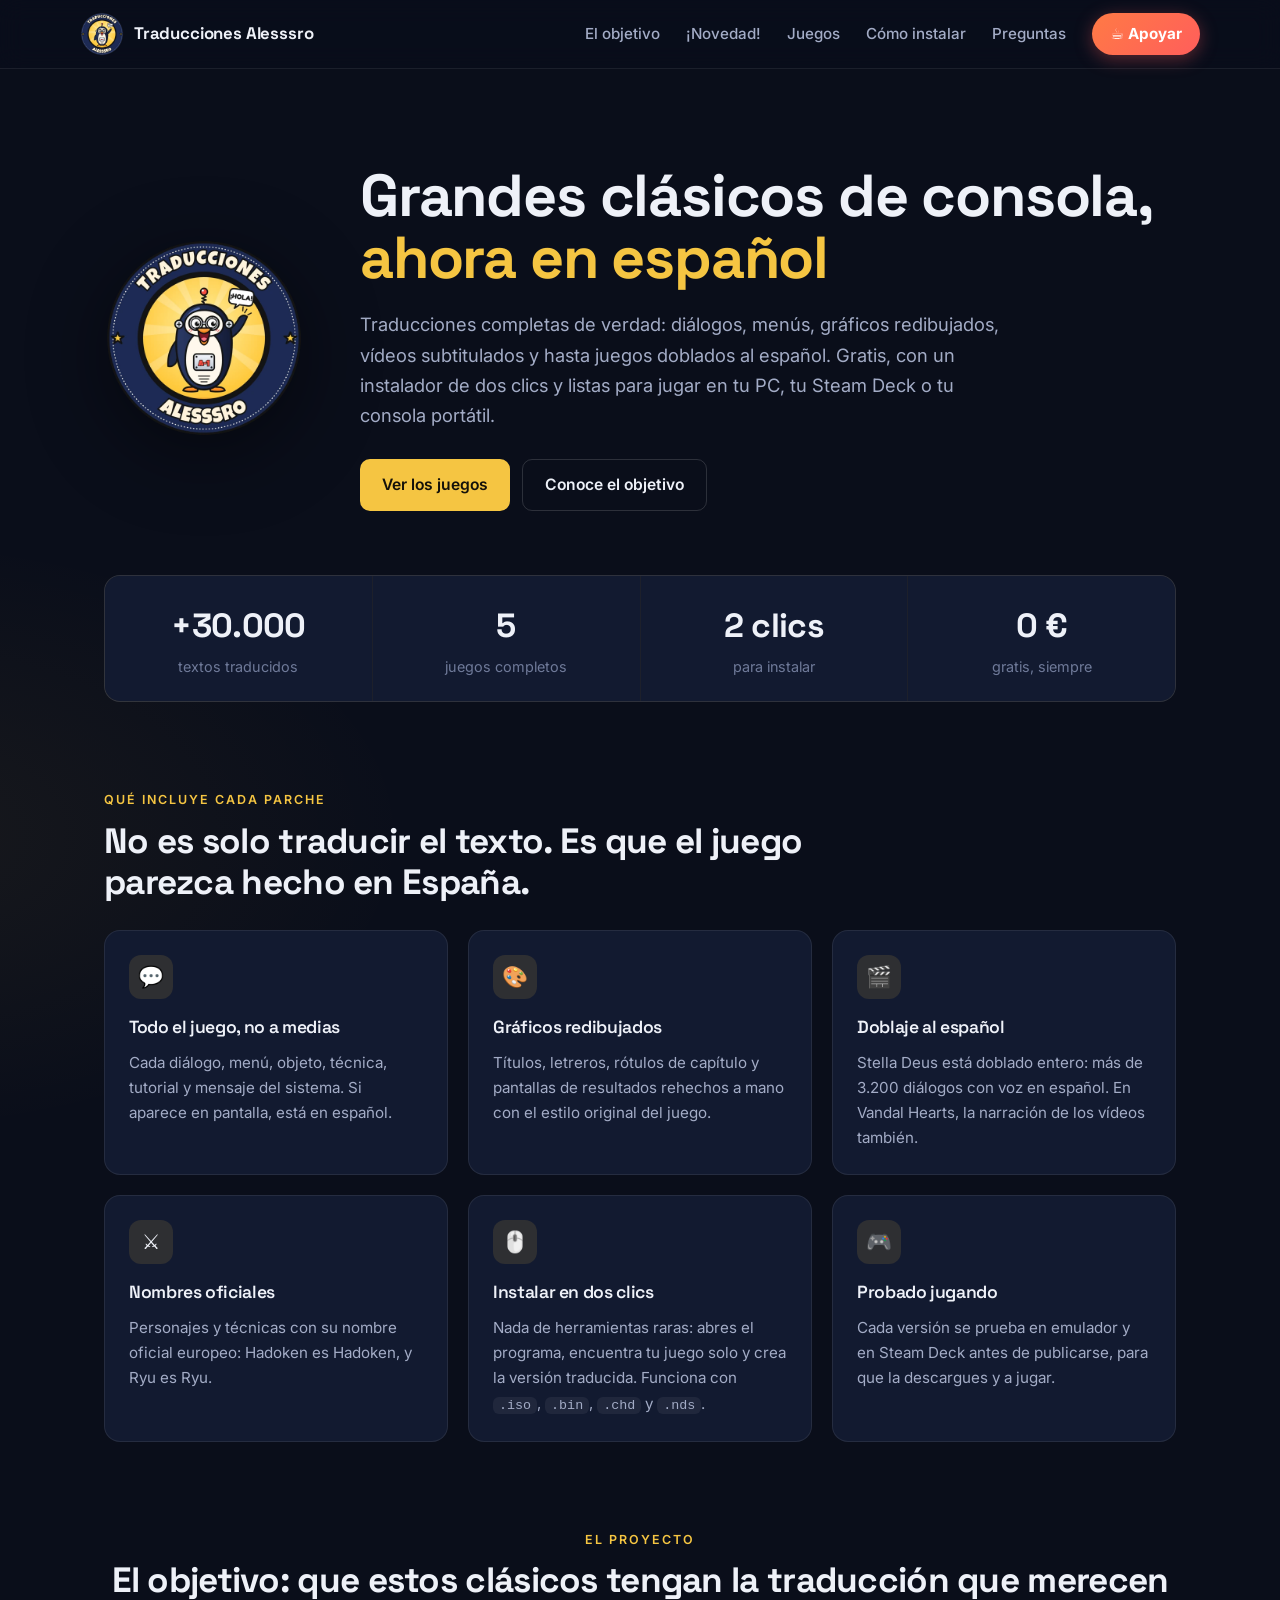
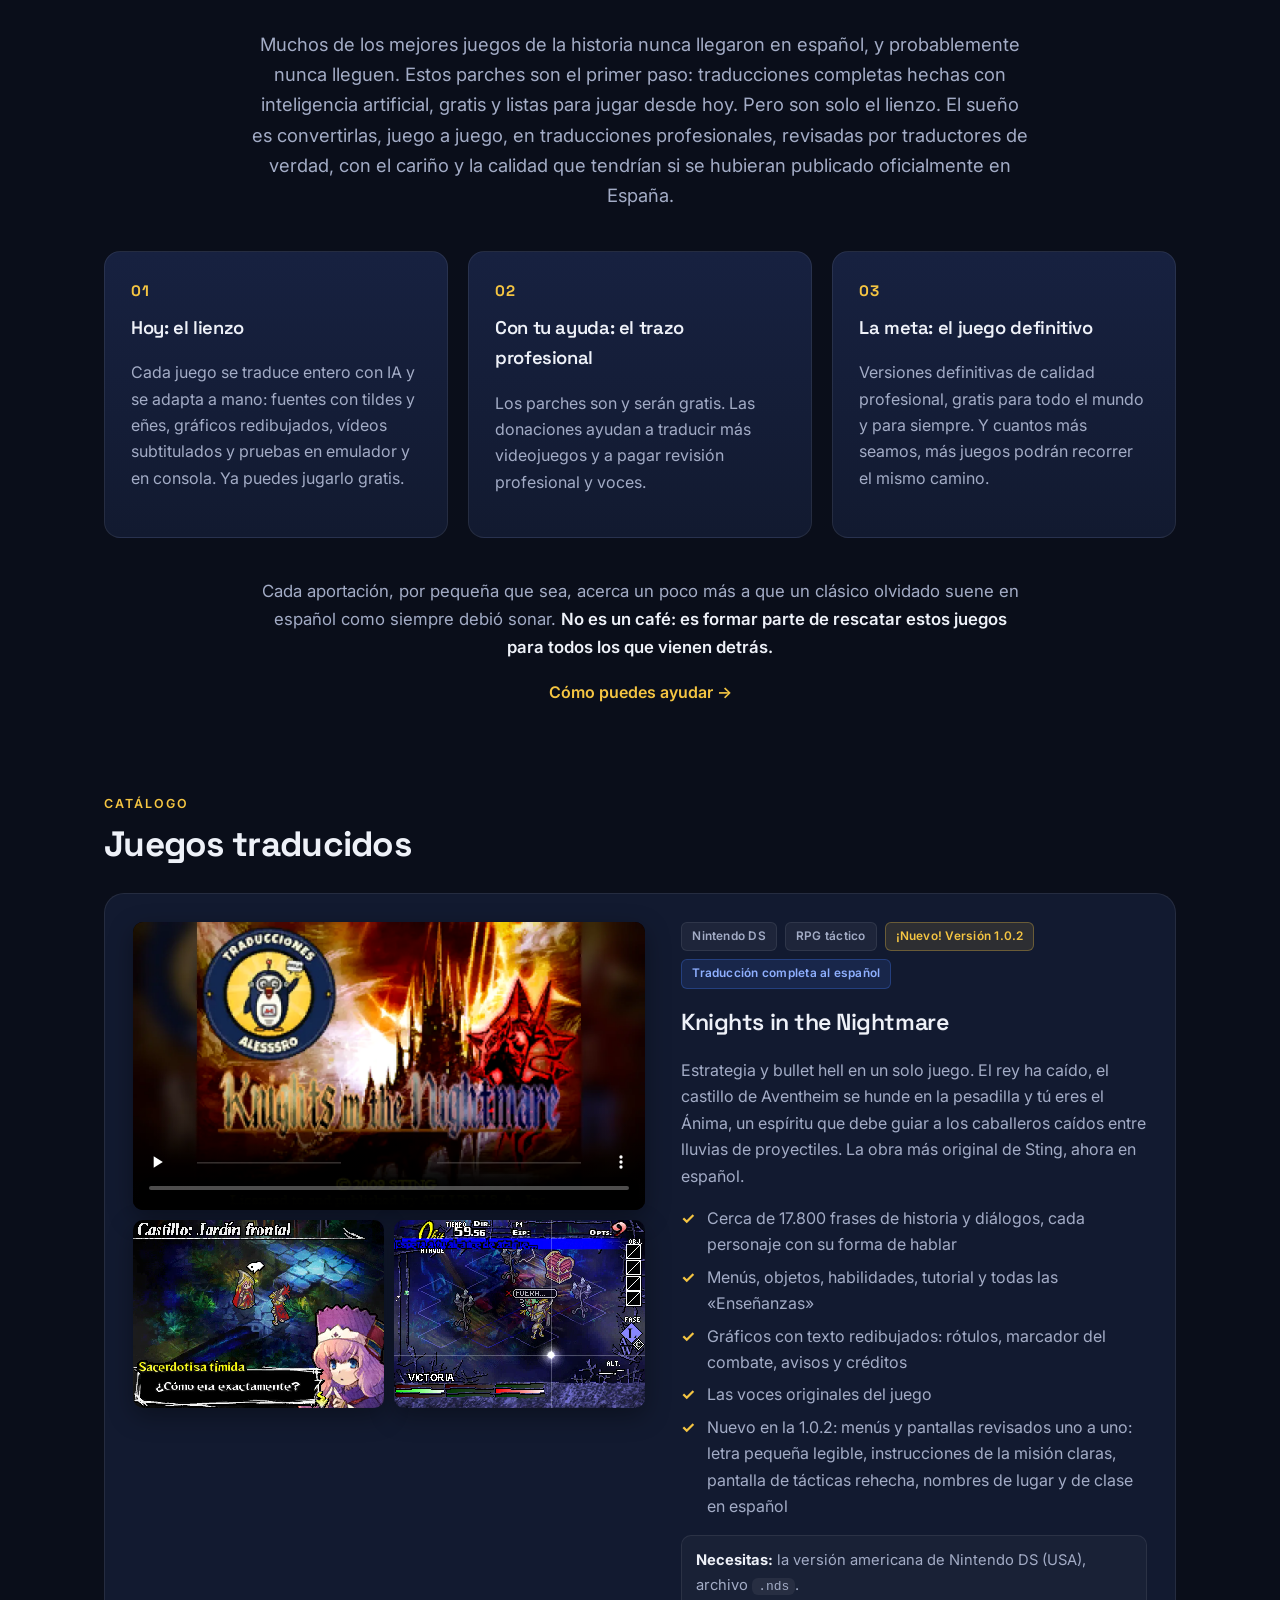
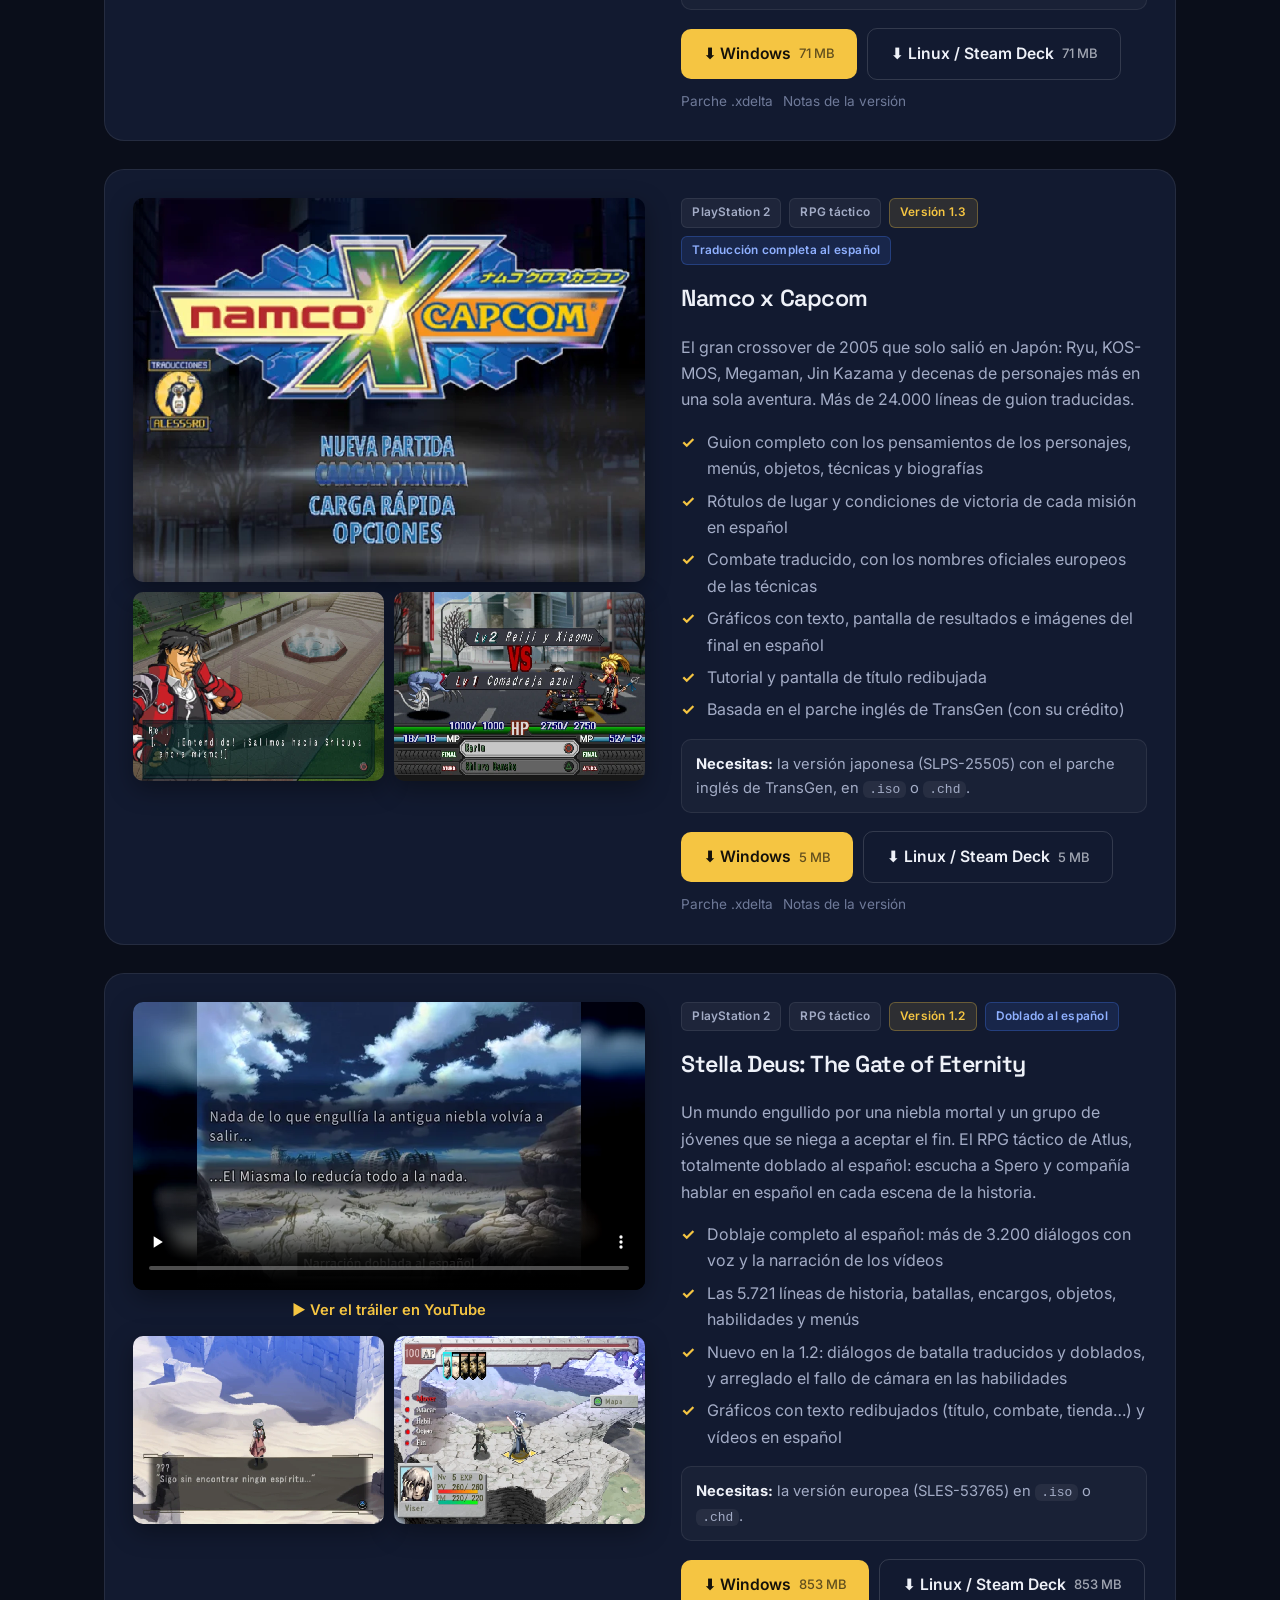
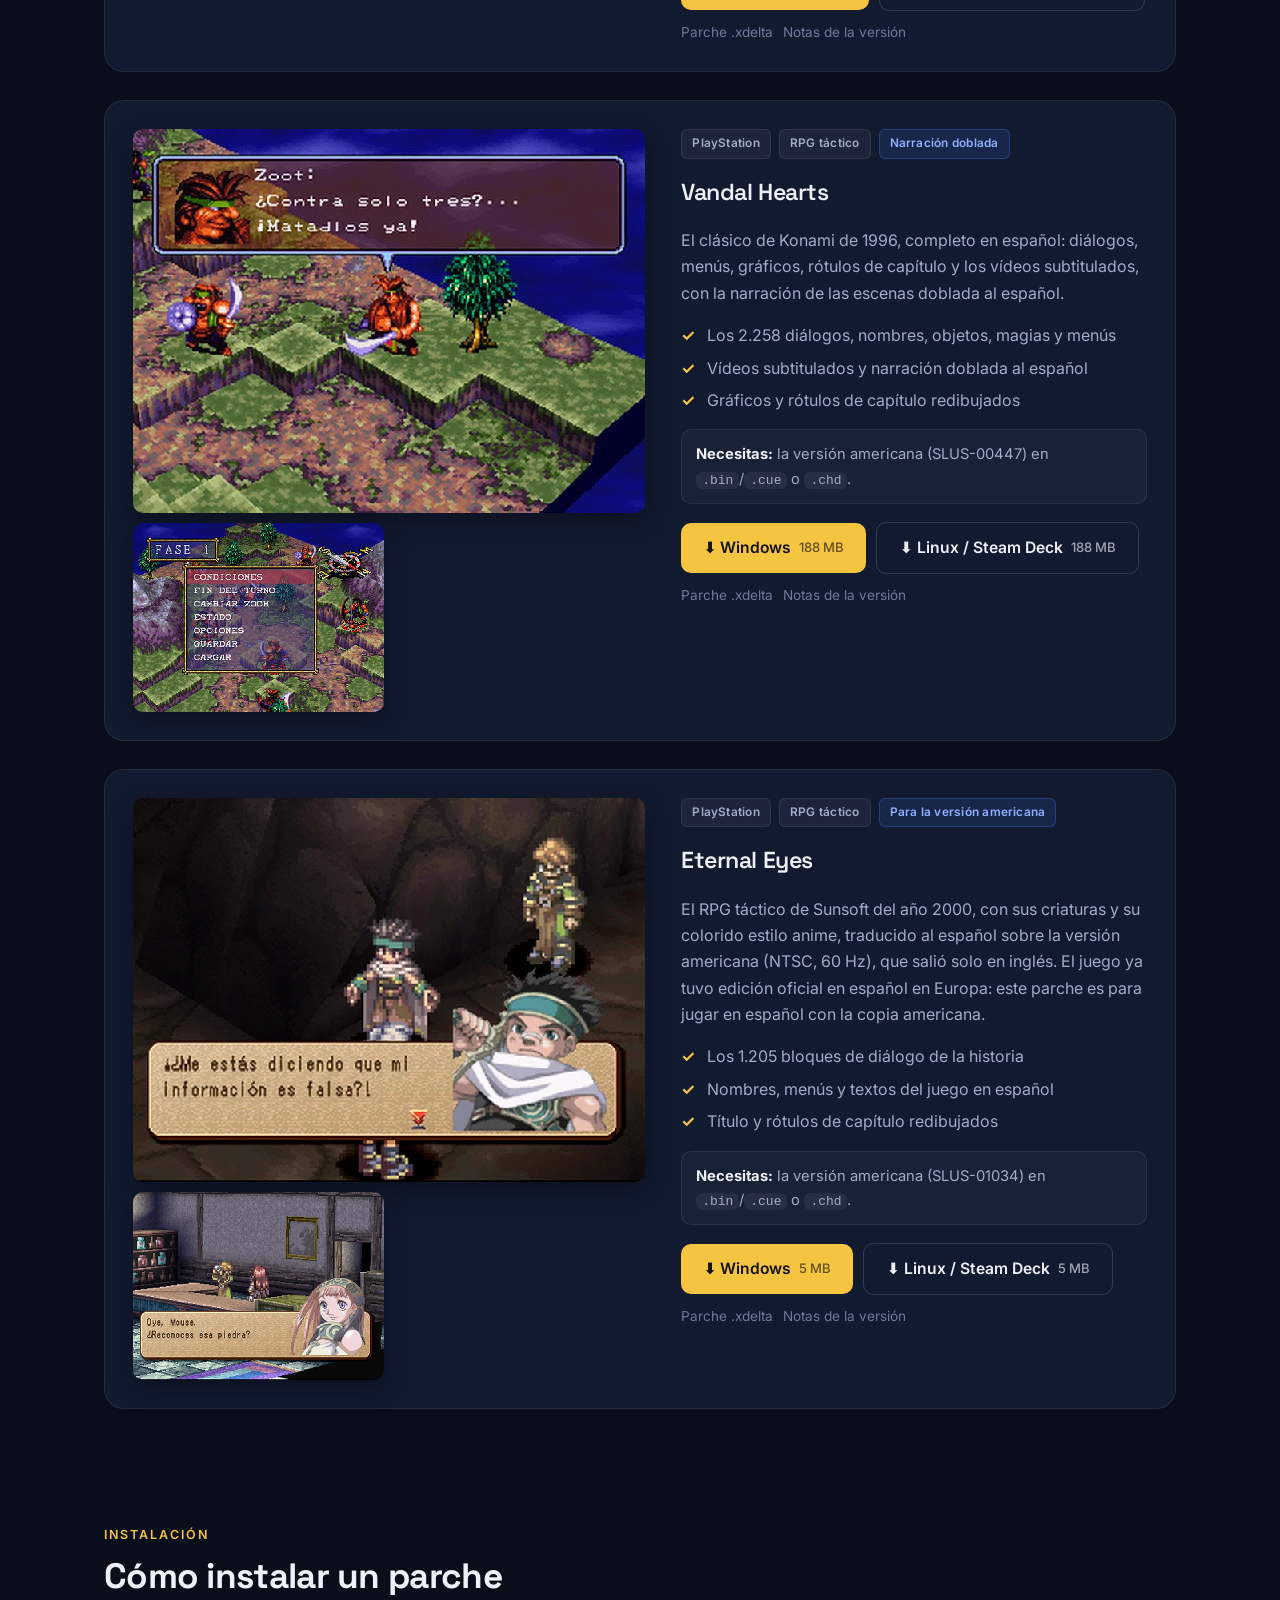
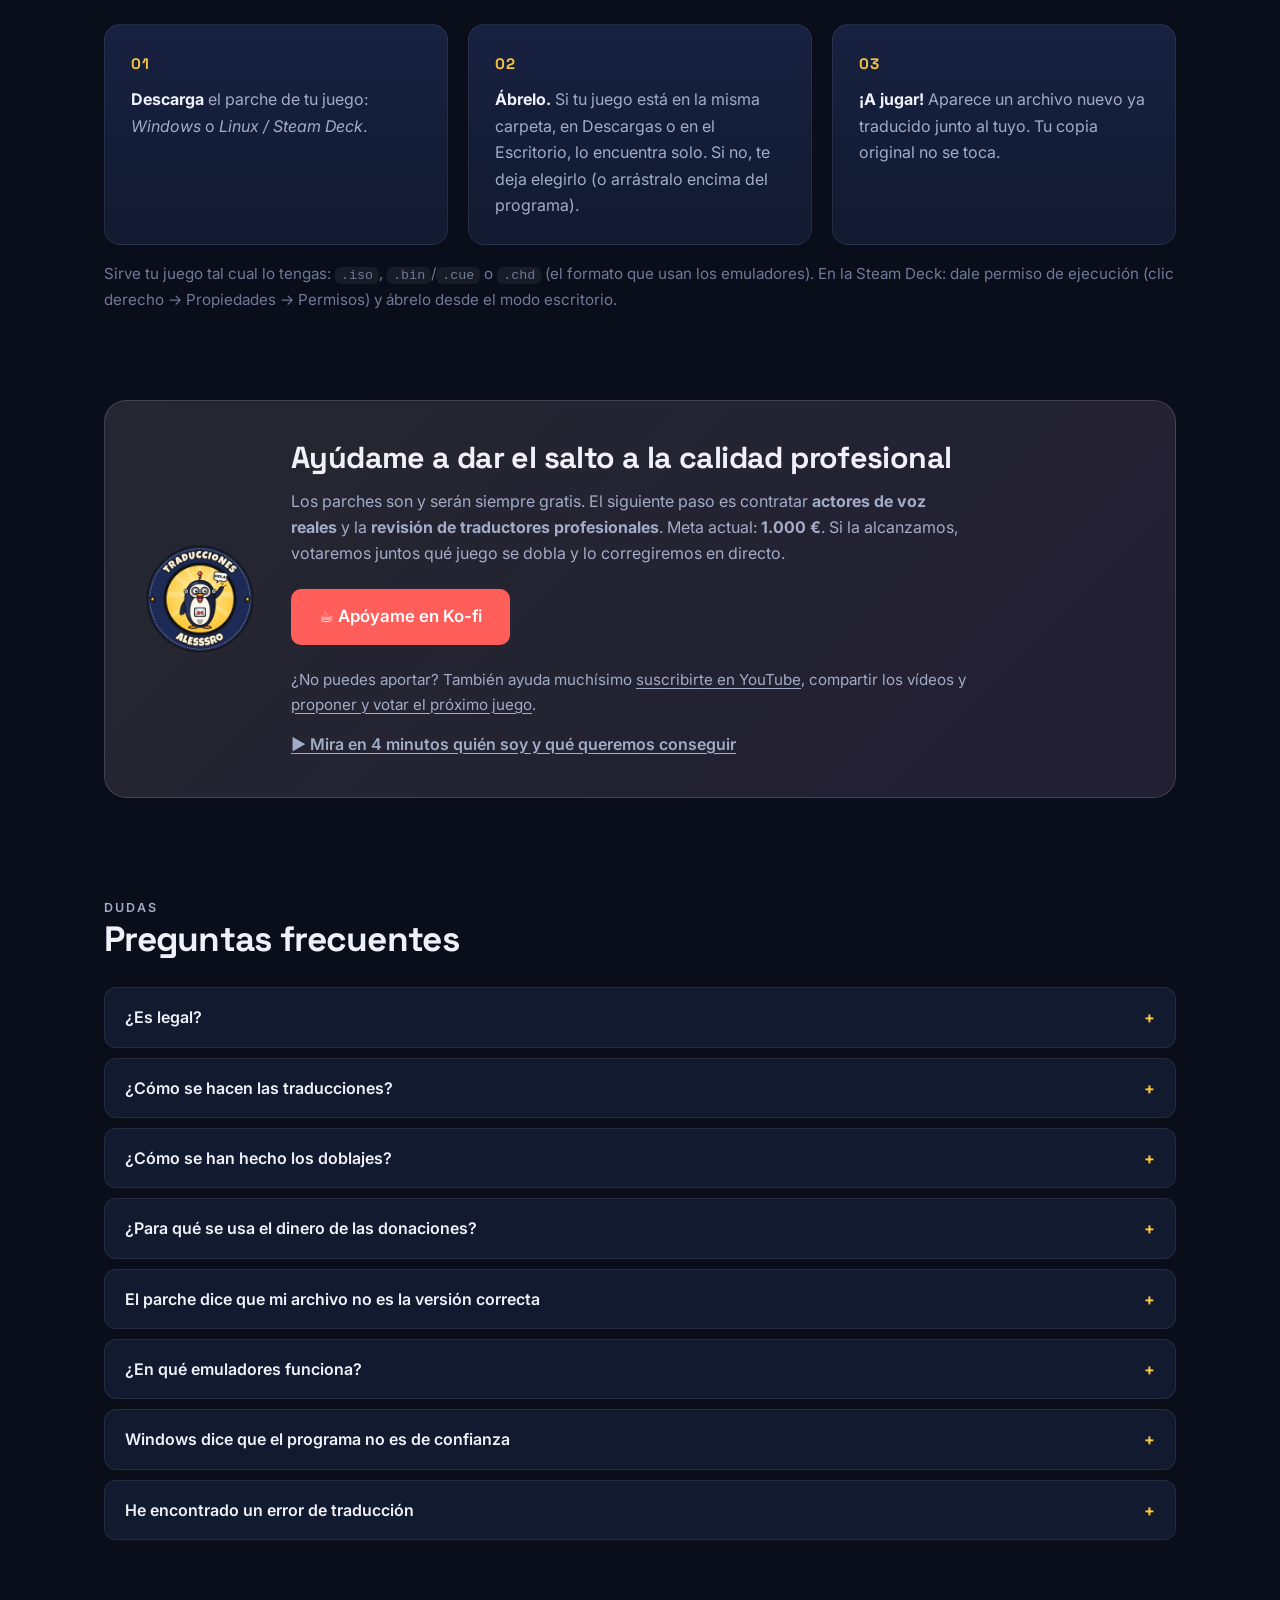
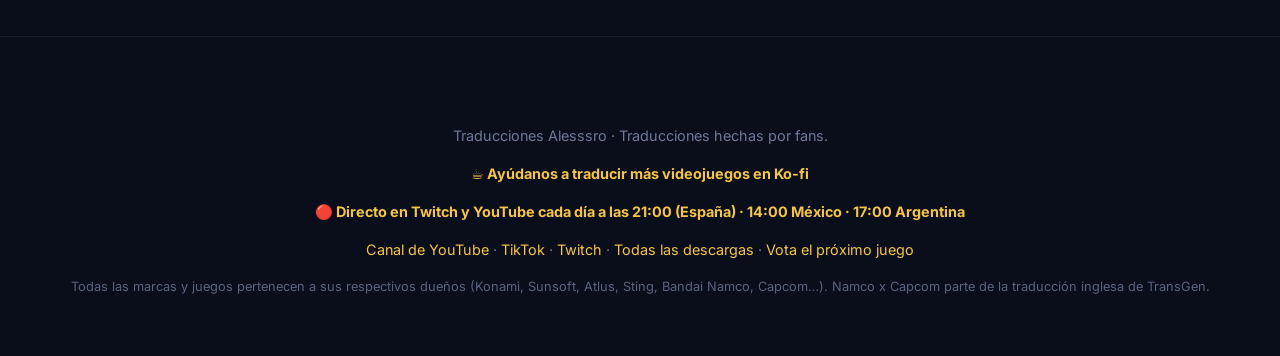
<file: index.html>
<!doctype html>
<html lang="es">
<head>
<meta charset="utf-8">
<meta name="viewport" content="width=device-width, initial-scale=1">
<title>Traducciones Alesssro · Clásicos de consola en español</title>
<meta name="description" content="Traducciones al español de videojuegos clásicos de consola: Knights in the Nightmare, Namco x Capcom, Stella Deus, Vandal Hearts y Eternal Eyes. Parches gratuitos y fáciles de instalar.">
<meta property="og:title" content="Traducciones Alesssro · Clásicos en español">
<meta property="og:description" content="Parches gratuitos para jugar en español a Knights in the Nightmare, Stella Deus (¡doblado!), Namco x Capcom, Vandal Hearts y Eternal Eyes.">
<meta property="og:image" content="https://alesssro.github.io/img/og.jpg">
<meta property="og:image:width" content="1200">
<meta property="og:image:height" content="630">
<meta property="og:url" content="https://alesssro.github.io/">
<meta name="twitter:card" content="summary_large_image">
<meta property="og:type" content="website">
<meta name="theme-color" content="#14204a">
<link rel="icon" href="img/favicon.png">
<link rel="preconnect" href="https://fonts.googleapis.com">
<link rel="preconnect" href="https://fonts.gstatic.com" crossorigin>
<link rel="stylesheet" href="https://fonts.googleapis.com/css2?family=Inter:wght@400;500;600;700&family=Space+Grotesk:wght@500;600;700&display=swap">
<link rel="stylesheet" href="estilo.css">
</head>
<body>

<header class="cabecera">
  <a class="marca" href="#inicio"><img src="img/sello.webp" alt="" width="44" height="44"> Traducciones Alesssro</a>
  <nav>
    <a href="#proyecto">El objetivo</a>
    <a href="#knights-in-the-nightmare">¡Novedad!</a>
    <a href="#juegos">Juegos</a>
    <a href="#instalar">Cómo instalar</a>
    <a href="#preguntas">Preguntas</a>
    <a class="nav-apoyar" href="#apoyar">☕ Apoyar</a>
  </nav>
</header>

<main>

<section id="inicio" class="portada">
  <img class="sello-grande" src="img/sello.webp" alt="Sello de Traducciones Alesssro" width="220" height="220">
  <div>
    <h1>Grandes clásicos de consola,<br><span>ahora en español</span></h1>
    <p class="entradilla">Traducciones completas de verdad: diálogos, menús, gráficos redibujados, vídeos subtitulados y hasta juegos doblados al español. Gratis, con un instalador de dos clics y listas para jugar en tu PC, tu Steam Deck o tu consola portátil.</p>
    <div class="acciones">
      <a class="boton" href="#juegos">Ver los juegos</a>
      <a class="boton secundario" href="#proyecto">Conoce el objetivo</a>
    </div>
  </div>
</section>

<section class="cifras" aria-label="El proyecto en cifras">
  <div><b>+30.000</b><span>textos traducidos</span></div>
  <div><b>5</b><span>juegos completos</span></div>
  <div><b>2 clics</b><span>para instalar</span></div>
  <div><b>0 €</b><span>gratis, siempre</span></div>
</section>

<section id="diferencia" class="diferencia">
  <p class="rotulo">Qué incluye cada parche</p>
  <h2>No es solo traducir el texto. Es que el juego parezca hecho en España.</h2>
  <div class="ventajas">
    <div><span class="ico">💬</span><h3>Todo el juego, no a medias</h3><p>Cada diálogo, menú, objeto, técnica, tutorial y mensaje del sistema. Si aparece en pantalla, está en español.</p></div>
    <div><span class="ico">🎨</span><h3>Gráficos redibujados</h3><p>Títulos, letreros, rótulos de capítulo y pantallas de resultados rehechos a mano con el estilo original del juego.</p></div>
    <div><span class="ico">🎬</span><h3>Doblaje al español</h3><p>Stella Deus está doblado entero: más de 3.200 diálogos con voz en español. En Vandal Hearts, la narración de los vídeos también.</p></div>
    <div><span class="ico">⚔️</span><h3>Nombres oficiales</h3><p>Personajes y técnicas con su nombre oficial europeo: Hadoken es Hadoken, y Ryu es Ryu.</p></div>
    <div><span class="ico">🖱️</span><h3>Instalar en dos clics</h3><p>Nada de herramientas raras: abres el programa, encuentra tu juego solo y crea la versión traducida. Funciona con <code>.iso</code>, <code>.bin</code>, <code>.chd</code> y <code>.nds</code>.</p></div>
    <div><span class="ico">🎮</span><h3>Probado jugando</h3><p>Cada versión se prueba en emulador y en Steam Deck antes de publicarse, para que la descargues y a jugar.</p></div>
  </div>
</section>


<section id="proyecto" class="pasos proyecto">
  <p class="rotulo">El proyecto</p>
  <h2>El objetivo: que estos clásicos tengan la traducción que merecen</h2>
  <p class="entradilla">Muchos de los mejores juegos de la historia nunca llegaron en español, y probablemente nunca lleguen. Estos parches son el primer paso: traducciones completas hechas con inteligencia artificial, gratis y listas para jugar desde hoy. Pero son solo el lienzo. El sueño es convertirlas, juego a juego, en traducciones profesionales, revisadas por traductores de verdad, con el cariño y la calidad que tendrían si se hubieran publicado oficialmente en España.</p>
  <ol>
    <li><h3>Hoy: el lienzo</h3><p>Cada juego se traduce entero con IA y se adapta a mano: fuentes con tildes y eñes, gráficos redibujados, vídeos subtitulados y pruebas en emulador y en consola. Ya puedes jugarlo gratis.</p></li>
    <li><h3>Con tu ayuda: el trazo profesional</h3><p>Los parches son y serán gratis. Las donaciones ayudan a traducir más videojuegos y a pagar revisión profesional y voces.</p></li>
    <li><h3>La meta: el juego definitivo</h3><p>Versiones definitivas de calidad profesional, gratis para todo el mundo y para siempre. Y cuantos más seamos, más juegos podrán recorrer el mismo camino.</p></li>
  </ol>
  <p class="cierre">Cada aportación, por pequeña que sea, acerca un poco más a que un clásico olvidado suene en español como siempre debió sonar. <b>No es un café: es formar parte de rescatar estos juegos para todos los que vienen detrás.</b></p>
  <p class="enlace-centro"><a href="#apoyar">Cómo puedes ayudar →</a></p>
</section>

<section id="juegos">
  <p class="rotulo">Catálogo</p>
  <h2>Juegos traducidos</h2>

  <article class="juego" id="knights-in-the-nightmare">
    <div class="galeria">
      <video class="trailer" controls preload="none" poster="img/knights_trailer.webp" width="1280" height="720">
        <source src="video/knights_trailer.mp4" type="video/mp4">
      </video>
      <img src="img/knights_1.webp" alt="Diálogo de Knights in the Nightmare en español" loading="lazy" width="768" height="576">
      <img src="img/knights_2.webp" alt="Combate de Knights in the Nightmare en español" loading="lazy" width="768" height="576">
    </div>
    <div class="ficha">
      <p class="etiquetas"><span>Nintendo DS</span><span>RPG táctico</span><span class="nuevo">¡Nuevo! Versión 1.0.2</span><span class="destacado">Traducción completa al español</span></p>
      <h3>Knights in the Nightmare</h3>
      <p>Estrategia y bullet hell en un solo juego. El rey ha caído, el castillo de Aventheim se hunde en la pesadilla y tú eres el Ánima, un espíritu que debe guiar a los caballeros caídos entre lluvias de proyectiles. La obra más original de Sting, ahora en español.</p>
      <ul class="incluye">
        <li>Cerca de 17.800 frases de historia y diálogos, cada personaje con su forma de hablar</li>
        <li>Menús, objetos, habilidades, tutorial y todas las «Enseñanzas»</li>
        <li>Gráficos con texto redibujados: rótulos, marcador del combate, avisos y créditos</li>
        <li>Las voces originales del juego</li>
        <li>Nuevo en la 1.0.2: menús y pantallas revisados uno a uno: letra pequeña legible, instrucciones de la misión claras, pantalla de tácticas rehecha, nombres de lugar y de clase en español</li>
      </ul>
      <p class="necesitas"><b>Necesitas:</b> la versión americana de Nintendo DS (USA), archivo <code>.nds</code>.</p>
          <div class="descargas" data-juego="knights-in-the-nightmare" data-tam="71 MB"></div>
    </div>
  </article>

  <article class="juego" id="namco-x-capcom">
    <div class="galeria">
      <img src="img/namco_titulo.webp" alt="Pantalla de título de Namco x Capcom en español" loading="lazy" width="640" height="480">
      <img src="img/namco_1.webp" alt="Diálogo de Namco x Capcom en español" loading="lazy" width="640" height="480">
      <img src="img/namco_2.webp" alt="Combate de Namco x Capcom en español" loading="lazy" width="640" height="480">
    </div>
    <div class="ficha">
      <p class="etiquetas"><span>PlayStation 2</span><span>RPG táctico</span><span class="nuevo">Versión 1.3</span><span class="destacado">Traducción completa al español</span></p>
      <h3>Namco x Capcom</h3>
      <p>El gran crossover de 2005 que solo salió en Japón: Ryu, KOS-MOS, Megaman, Jin Kazama y decenas de personajes más en una sola aventura. Más de 24.000 líneas de guion traducidas.</p>
      <ul class="incluye">
        <li>Guion completo con los pensamientos de los personajes, menús, objetos, técnicas y biografías</li>
        <li>Rótulos de lugar y condiciones de victoria de cada misión en español</li>
        <li>Combate traducido, con los nombres oficiales europeos de las técnicas</li>
        <li>Gráficos con texto, pantalla de resultados e imágenes del final en español</li>
        <li>Tutorial y pantalla de título redibujada</li>
        <li>Basada en el parche inglés de TransGen (con su crédito)</li>
      </ul>
      <p class="necesitas"><b>Necesitas:</b> la versión japonesa (SLPS-25505) con el parche inglés de TransGen, en <code>.iso</code> o <code>.chd</code>.</p>
          <div class="descargas" data-juego="namco-x-capcom" data-tam="5 MB"></div>
    </div>
  </article>

  <article class="juego" id="stella-deus">
    <div class="galeria">
      <video class="trailer" controls preload="none" poster="img/stella_trailer.webp" width="1280" height="720">
        <source src="video/stella_deus_trailer.mp4" type="video/mp4">
      </video>
      <p class="ver-yt"><a href="https://www.youtube.com/watch?v=MWeed7HqG4w" target="_blank" rel="noopener">▶ Ver el tráiler en YouTube</a></p>
      <img src="img/stella_2.webp" alt="Diálogo de Stella Deus doblado al español" loading="lazy" width="640" height="480">
      <img src="img/stella_3.webp" alt="Combate de Stella Deus en español" loading="lazy" width="640" height="480">
    </div>
    <div class="ficha">
      <p class="etiquetas"><span>PlayStation 2</span><span>RPG táctico</span><span class="nuevo">Versión 1.2</span><span class="destacado">Doblado al español</span></p>
      <h3>Stella Deus: The Gate of Eternity</h3>
      <p>Un mundo engullido por una niebla mortal y un grupo de jóvenes que se niega a aceptar el fin. El RPG táctico de Atlus, totalmente doblado al español: escucha a Spero y compañía hablar en español en cada escena de la historia.</p>
      <ul class="incluye">
        <li>Doblaje completo al español: más de 3.200 diálogos con voz y la narración de los vídeos</li>
        <li>Las 5.721 líneas de historia, batallas, encargos, objetos, habilidades y menús</li>
        <li>Nuevo en la 1.2: diálogos de batalla traducidos y doblados, y arreglado el fallo de cámara en las habilidades</li>
        <li>Gráficos con texto redibujados (título, combate, tienda…) y vídeos en español</li>
      </ul>
      <p class="necesitas"><b>Necesitas:</b> la versión europea (SLES-53765) en <code>.iso</code> o <code>.chd</code>.</p>
      <div class="descargas" data-juego="stella-deus" data-tam="853 MB"></div>
    </div>
  </article>

  <article class="juego" id="vandal-hearts">
    <div class="galeria">
      <img src="img/vandal_1.webp" alt="Diálogo de Vandal Hearts en español" loading="lazy" width="640" height="480">
      <img src="img/vandal_2.webp" alt="Menú de combate de Vandal Hearts en español" loading="lazy" width="640" height="480">
    </div>
    <div class="ficha">
      <p class="etiquetas"><span>PlayStation</span><span>RPG táctico</span><span class="destacado">Narración doblada</span></p>
      <h3>Vandal Hearts</h3>
      <p>El clásico de Konami de 1996, completo en español: diálogos, menús, gráficos, rótulos de capítulo y los vídeos subtitulados, con la narración de las escenas doblada al español.</p>
      <ul class="incluye">
        <li>Los 2.258 diálogos, nombres, objetos, magias y menús</li>
        <li>Vídeos subtitulados y narración doblada al español</li>
        <li>Gráficos y rótulos de capítulo redibujados</li>
      </ul>
      <p class="necesitas"><b>Necesitas:</b> la versión americana (SLUS-00447) en <code>.bin</code>/<code>.cue</code> o <code>.chd</code>.</p>
      <div class="descargas" data-juego="vandal-hearts" data-tam="188 MB"></div>
    </div>
  </article>

  <article class="juego" id="eternal-eyes">
    <div class="galeria">
      <img src="img/eternal_1.webp" alt="Diálogo de Eternal Eyes en español" loading="lazy" width="640" height="480">
      <img src="img/eternal_2.webp" alt="Escena de Eternal Eyes en español" loading="lazy" width="640" height="480">
    </div>
    <div class="ficha">
      <p class="etiquetas"><span>PlayStation</span><span>RPG táctico</span><span class="destacado">Para la versión americana</span></p>
      <h3>Eternal Eyes</h3>
      <p>El RPG táctico de Sunsoft del año 2000, con sus criaturas y su colorido estilo anime, traducido al español sobre la versión americana (NTSC, 60 Hz), que salió solo en inglés. El juego ya tuvo edición oficial en español en Europa: este parche es para jugar en español con la copia americana.</p>
      <ul class="incluye">
        <li>Los 1.205 bloques de diálogo de la historia</li>
        <li>Nombres, menús y textos del juego en español</li>
        <li>Título y rótulos de capítulo redibujados</li>
      </ul>
      <p class="necesitas"><b>Necesitas:</b> la versión americana (SLUS-01034) en <code>.bin</code>/<code>.cue</code> o <code>.chd</code>.</p>
      <div class="descargas" data-juego="eternal-eyes" data-tam="5 MB"></div>
    </div>
  </article>
</section>

<section id="instalar" class="pasos">
  <p class="rotulo">Instalación</p>
  <h2>Cómo instalar un parche</h2>
  <ol>
    <li><b>Descarga</b> el parche de tu juego: <em>Windows</em> o <em>Linux / Steam Deck</em>.</li>
    <li><b>Ábrelo.</b> Si tu juego está en la misma carpeta, en Descargas o en el Escritorio, lo encuentra solo. Si no, te deja elegirlo (o arrástralo encima del programa).</li>
    <li><b>¡A jugar!</b> Aparece un archivo nuevo ya traducido junto al tuyo. Tu copia original no se toca.</li>
  </ol>
  <p class="nota">Sirve tu juego tal cual lo tengas: <code>.iso</code>, <code>.bin</code>/<code>.cue</code> o <code>.chd</code> (el formato que usan los emuladores). En la Steam Deck: dale permiso de ejecución (clic derecho → Propiedades → Permisos) y ábrelo desde el modo escritorio.</p>
</section>

<section id="apoyar" class="apoyar">
  <img src="img/sello.webp" alt="" width="120" height="120">
  <div>
    <h2>Ayúdame a dar el salto a la calidad profesional</h2>
    <p>Los parches son y serán siempre gratis. El siguiente paso es contratar <b>actores de voz reales</b> y la <b>revisión de traductores profesionales</b>. Meta actual: <b>1.000 €</b>. Si la alcanzamos, votaremos juntos qué juego se dobla y lo corregiremos en directo.</p>
    <p><a class="boton-kofi grande" data-kofi href="#apoyar">☕ Apóyame en Ko-fi</a></p>
    <p class="nota">¿No puedes aportar? También ayuda muchísimo <a href="https://www.youtube.com/@TraduccionesAlesssro?sub_confirmation=1" target="_blank" rel="noopener">suscribirte en YouTube</a>, compartir los vídeos y <a href="https://github.com/alesssro/alesssro.github.io/discussions/1" target="_blank" rel="noopener">proponer y votar el próximo juego</a>.</p>
    <p class="enlace-video"><a href="https://youtu.be/9zAQnJ7FzLc" target="_blank" rel="noopener">▶ Mira en 4 minutos quién soy y qué queremos conseguir</a></p>
  </div>
</section>

<section id="preguntas" class="preguntas">
  <p class="rotulo">Dudas</p>
  <h2>Preguntas frecuentes</h2>
  <details><summary>¿Es legal?</summary><p>Aquí solo se distribuyen <b>parches</b>: programas que modifican tu propia copia del juego. No se ofrece ningún juego ni archivo con contenido de las compañías. Necesitas tener tu copia.</p></details>
  <details><summary>¿Cómo se hacen las traducciones?</summary><p>Son traducciones <b>hechas con inteligencia artificial</b>: un modelo de IA prepara el borrador y otro lo revisa y corrige línea a línea, con un glosario y unas normas de estilo para que suene natural y respete a cada personaje. Lo demás se hace a medida para cada juego: fuentes con tildes y eñes, gráficos redibujados, vídeos subtitulados, reinserción del texto y pruebas en emulador y en consola portátil.</p></details>
  <details><summary>¿Cómo se han hecho los doblajes?</summary><p>Las voces en español de Stella Deus y Vandal Hearts están generadas con inteligencia artificial: cada personaje tiene una voz diseñada para él (no se copia la voz de ningún actor real). Después se mezclan con la música y los efectos originales, con la voz por encima de la música para que se entienda bien.</p></details>
  <details><summary>¿Para qué se usa el dinero de las donaciones?</summary><p>Los parches son y serán gratis. Las donaciones van a pagar actores de voz reales y la revisión de traductores profesionales (meta actual: 1.000 €). Si se alcanza, el juego se elige por votación.</p></details>
  <details><summary>El parche dice que mi archivo no es la versión correcta</summary><p>Cada parche está hecho para una versión concreta del juego (región y revisión); la tienes indicada en su ficha. Comprueba también que el archivo no esté comprimido en <code>.zip</code>/<code>.7z</code>: descomprímelo primero. En los juegos de Nintendo DS sirve también la ROM «recortada» (<i>trimmed</i>); si te falló antes del 25 de noviembre, vuelve a descargar el parche.</p></details>
  <details><summary>¿En qué emuladores funciona?</summary><p>En los habituales: DuckStation (PS1), PCSX2 (PS2), RetroArch y los de EmuDeck en la Steam Deck. Los juegos de PS1 también funcionan en consolas portátiles como la Miyoo Mini.</p></details>
  <details><summary>Windows dice que el programa no es de confianza</summary><p>Es normal en programas pequeños que no están firmados. Pulsa «Más información» → «Ejecutar de todas formas».</p></details>
  <details><summary>He encontrado un error de traducción</summary><p>¡Gracias! Avísame en <a href="https://github.com/alesssro/alesssro.github.io/issues/new/choose" target="_blank" rel="noopener">este formulario</a> o en el chat del directo con <b>!errata</b>, con una captura y lo corrijo en la siguiente versión.</p></details>
</section>

</main>

<footer class="pie">
  <p>Traducciones Alesssro · Traducciones hechas por fans.</p>
  <p><a href="https://ko-fi.com/alesssro" target="_blank" rel="noopener"><b>☕ Ayúdanos a traducir más videojuegos en Ko-fi</b></a></p>
  <p><a href="https://www.twitch.tv/traduccionesalesssro" target="_blank" rel="noopener"><b>🔴 Directo en Twitch y YouTube cada día a las 21:00 (España) · 14:00 México · 17:00 Argentina</b></a></p>
  <p><a href="https://www.youtube.com/@TraduccionesAlesssro" target="_blank" rel="noopener">Canal de YouTube</a> · <a href="https://www.tiktok.com/@traduccionesalesssro" target="_blank" rel="noopener">TikTok</a> · <a href="https://www.twitch.tv/traduccionesalesssro" target="_blank" rel="noopener">Twitch</a> · <a href="https://github.com/alesssro/alesssro.github.io/releases" target="_blank" rel="noopener">Todas las descargas</a> · <a href="https://github.com/alesssro/alesssro.github.io/discussions/1" target="_blank" rel="noopener">Vota el próximo juego</a></p>
  <p class="legal">Todas las marcas y juegos pertenecen a sus respectivos dueños (Konami, Sunsoft, Atlus, Sting, Bandai Namco, Capcom…). Namco x Capcom parte de la traducción inglesa de TransGen.</p>
</footer>

<script src="sitio.js"></script>
</body>
</html>
</file>
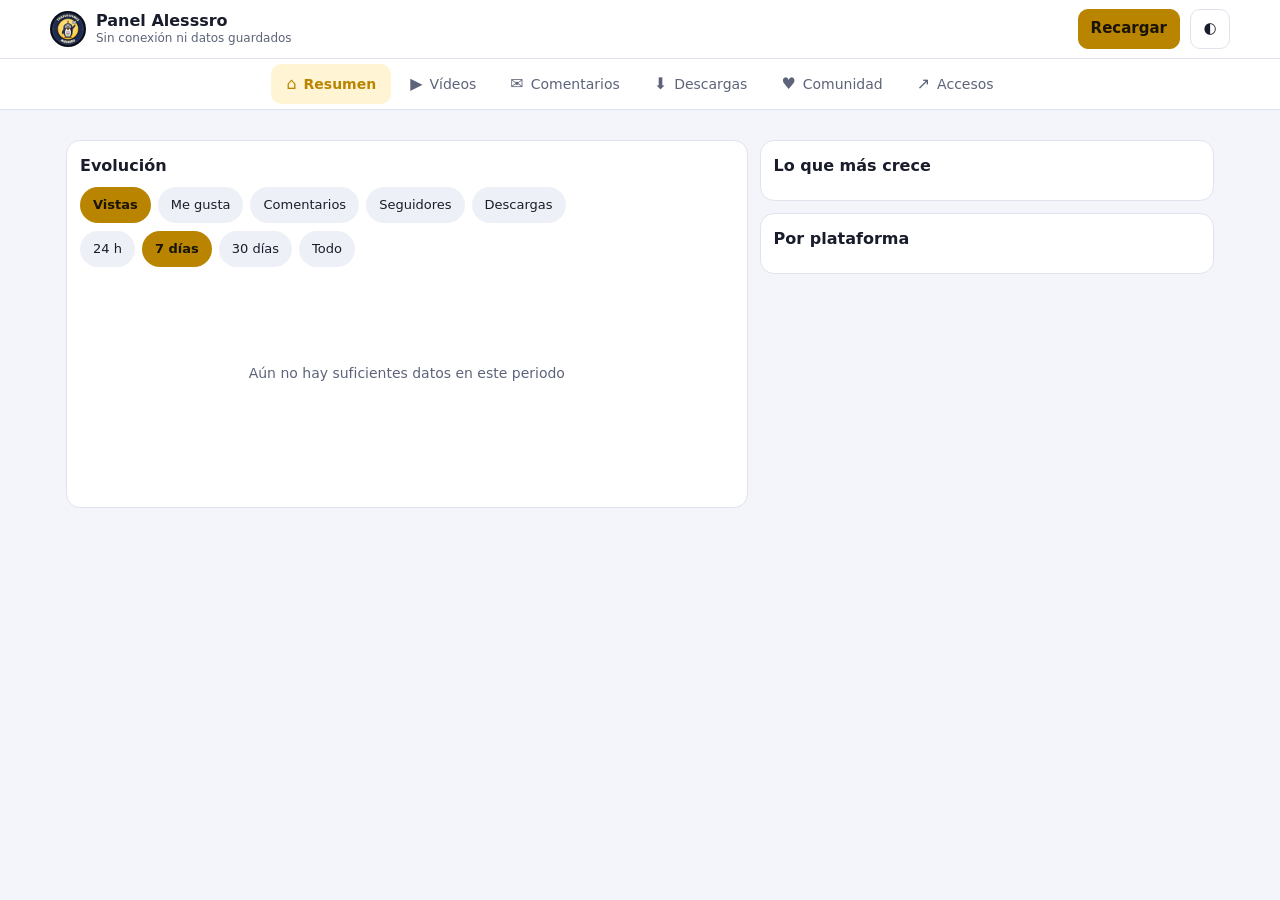
<file: panel/index.html>
<!doctype html>
<html lang="es">
<head>
<meta charset="utf-8">
<meta name="robots" content="noindex,nofollow">
<meta name="referrer" content="no-referrer">
<meta name="datos-base" content="https://gist.githubusercontent.com/alesssro/cce7accf6c65bcf63c279e55389dcd19/raw/">
<meta name="viewport" content="width=device-width,initial-scale=1,viewport-fit=cover">
<title>Panel Alesssro</title>
<meta name="theme-color" content="#0b0e1a">
<link rel="manifest" href="manifest.webmanifest">
<link rel="icon" href="icono-192.png">
<link rel="apple-touch-icon" href="icono-192.png">
<style>
:root{--bg:#f4f5fa;--card:#fff;--card2:#eef0f7;--txt:#191c2a;--sub:#5d6479;--line:#e0e3ed;--acc:#b98500;--accbg:#fff4d4;--yt:#d92d25;--tt:#0b9aa5;--gh:#2f6fd6;--ig:#c13584;--ok:#16824a;--bad:#c9352c;--r:14px}
:root:not([data-theme=light]){color-scheme:light dark}
@media (prefers-color-scheme:dark){:root:not([data-theme=light]){--bg:#0b0e1a;--card:#151929;--card2:#1e2337;--txt:#eff1f8;--sub:#a0a7bd;--line:#282e47;--acc:#f5c542;--accbg:#3a3116;--yt:#ff6b62;--tt:#3fd5df;--gh:#79a9ff;--ig:#f06fb4;--ok:#4cd68a;--bad:#ff8077}}
:root[data-theme=dark]{color-scheme:dark;--bg:#0b0e1a;--card:#151929;--card2:#1e2337;--txt:#eff1f8;--sub:#a0a7bd;--line:#282e47;--acc:#f5c542;--accbg:#3a3116;--yt:#ff6b62;--tt:#3fd5df;--gh:#79a9ff;--ig:#f06fb4;--ok:#4cd68a;--bad:#ff8077}
*{box-sizing:border-box;-webkit-tap-highlight-color:transparent}html,body{margin:0;background:var(--bg);color:var(--txt);font:15px/1.45 system-ui,-apple-system,"Segoe UI",Roboto,sans-serif}body{overflow-x:hidden;padding-bottom:calc(76px + env(safe-area-inset-bottom))}
a{color:inherit}button,select,input{font:inherit;color:var(--txt)}button{min-height:40px;border:1px solid var(--line);background:var(--card);border-radius:10px;padding:7px 12px;cursor:pointer}button:disabled{opacity:.6}button:focus-visible,a:focus-visible,select:focus-visible,input:focus-visible{outline:2px solid var(--acc);outline-offset:2px}
header{position:sticky;top:0;z-index:5;background:var(--card);border-bottom:1px solid var(--line);padding:calc(9px + env(safe-area-inset-top)) 16px 9px}.top{max-width:1180px;margin:auto;display:flex;align-items:center;gap:10px}.top img{width:36px;height:36px;border-radius:50%}.tit{flex:1;min-width:0}.tit h1{font-size:16px;line-height:1.2;margin:0}.tit small{display:block;color:var(--sub);font-size:12px;white-space:nowrap;overflow:hidden;text-overflow:ellipsis}.ico{width:40px;padding:0}.prim{background:var(--acc);border-color:var(--acc);color:#191407;font-weight:700}
nav{position:fixed;left:0;right:0;bottom:0;z-index:6;display:grid;grid-template-columns:repeat(6,1fr);background:var(--card);border-top:1px solid var(--line);padding:4px 4px calc(4px + env(safe-area-inset-bottom))}nav button{position:relative;border:0;background:none;color:var(--sub);font-size:11px;padding:5px 2px;min-height:54px;display:flex;flex-direction:column;align-items:center;justify-content:center;gap:2px}nav button b{font-size:20px;font-weight:400;line-height:1}nav button[aria-current=page]{color:var(--acc);font-weight:700;background:var(--accbg)}.badge{position:absolute;top:3px;left:calc(50% + 7px);background:var(--bad);color:#fff;font-size:10px;font-weight:700;border-radius:9px;padding:0 5px}
main{max-width:1180px;margin:auto;padding:14px 12px}.vista{display:none}.vista.on{display:block}h2{font-size:16px;margin:0 0 10px}
.tot{display:grid;grid-template-columns:repeat(2,minmax(0,1fr));gap:9px;margin-bottom:12px}.k,.sec{background:var(--card);border:1px solid var(--line);border-radius:var(--r)}.k{padding:11px 12px;min-width:0}.k .l{color:var(--sub);font-size:12px;display:flex;gap:6px;align-items:center}.k .v{font-size:25px;font-weight:750;line-height:1.2;font-variant-numeric:tabular-nums}.k .d{font-size:12px;color:var(--sub);min-height:17px}.up{color:var(--ok);font-weight:700}.dot{width:9px;height:9px;border-radius:50%;display:inline-block;flex:none}
.sec{padding:13px;margin-bottom:12px;min-width:0}.fila{display:flex;gap:7px;overflow-x:auto;padding-bottom:2px;scrollbar-width:none}.fila::-webkit-scrollbar{display:none}.chip{flex:none;min-height:36px;border-radius:18px;padding:5px 12px;font-size:13px;background:var(--card2);border-color:transparent}.chip[aria-pressed=true]{background:var(--acc);color:#191407;font-weight:700}
.chart{position:relative;margin-top:9px}.chart svg{display:block;width:100%;height:210px;touch-action:pan-y}.tip{position:absolute;top:0;pointer-events:none;background:var(--card2);border:1px solid var(--line);border-radius:8px;padding:5px 8px;font-size:12px;white-space:nowrap;display:none;z-index:2}.leg{display:flex;gap:13px;flex-wrap:wrap;color:var(--sub);font-size:12px;margin-top:6px}.leg span{display:inline-flex;align-items:center;gap:5px}
.dest{display:flex;gap:10px;align-items:center;text-decoration:none}.dest img,.vid img{object-fit:cover;background:var(--card2);flex:none}.dest img{width:62px;height:62px;border-radius:10px}.dest b{display:block;line-height:1.25}.dest small{color:var(--sub)}
.ctr{display:grid;grid-template-columns:1fr;gap:8px;margin-bottom:10px}.ctr input,.ctr select{width:100%;min-height:42px;background:var(--card);border:1px solid var(--line);border-radius:10px;padding:7px 10px}
.vid{display:flex;gap:10px;padding:10px 0;border-bottom:1px solid var(--line);text-decoration:none}.vid:last-child{border:0}.vid img{width:66px;height:88px;border-radius:9px}.vid .t{font-weight:650;line-height:1.25;display:-webkit-box;-webkit-box-orient:vertical;-webkit-line-clamp:2;overflow:hidden}.m{min-width:0;flex:1}.nums{display:flex;gap:11px;flex-wrap:wrap;margin-top:5px;color:var(--sub);font-size:13px;font-variant-numeric:tabular-nums}.nums b{color:var(--txt)}.tag{display:inline-block;font-size:11px;padding:0 6px;border-radius:5px;background:var(--card2);color:var(--sub);margin-right:4px}
.com{padding:11px 0;border-bottom:1px solid var(--line)}.com:last-child{border:0}.com.nuevo{border-left:3px solid var(--acc);padding-left:9px}.com .a{font-weight:700}.com p{margin:3px 0;overflow-wrap:anywhere}.com small{color:var(--sub)}.pill{background:var(--acc);color:#191407;font-size:10px;font-weight:800;border-radius:5px;padding:1px 5px;margin-left:6px}.cab{display:flex;align-items:center;justify-content:space-between;gap:8px;margin-bottom:6px}.cab h2{margin:0}
.bar{padding:9px 0;border-bottom:1px solid var(--line)}.bar:last-child{border:0}.bar div:first-child{display:flex;justify-content:space-between;gap:8px}.bar i{display:block;height:8px;border-radius:4px;background:var(--gh);margin-top:6px;min-width:3px}.bar small{color:var(--sub)}
.grupo{font-size:12px;color:var(--sub);font-weight:700;margin:12px 0 6px}.links{display:grid;grid-template-columns:1fr;gap:7px}.links a{display:flex;align-items:center;gap:9px;min-height:50px;padding:7px 11px;border:1px solid var(--line);border-radius:11px;text-decoration:none;background:var(--card)}.links span{display:block;color:var(--sub);font-size:12px}.vacio,.nota{color:var(--sub);font-size:14px}.aviso{background:var(--accbg);border-radius:10px;padding:9px 11px;font-size:13px;margin-bottom:10px;display:none}
@media(min-width:760px){body{padding-bottom:0}nav{position:sticky;top:59px;bottom:auto;display:flex;justify-content:center;gap:4px;padding:5px;border-top:0;border-bottom:1px solid var(--line)}nav button{flex-direction:row;font-size:14px;min-height:40px;padding:5px 15px;gap:7px}nav button b{font-size:16px}.badge{position:static}main{padding:18px 16px}.tot{grid-template-columns:repeat(4,minmax(0,1fr))}.dosc{display:grid;grid-template-columns:3fr 2fr;gap:12px;align-items:start}.ctr{grid-template-columns:2fr 1fr}.lista2{display:grid;grid-template-columns:1fr 1fr;column-gap:24px}.links{grid-template-columns:repeat(3,1fr)}}
.sis{display:flex;gap:10px;flex-wrap:wrap;color:var(--sub);font-size:12px;margin-top:4px}.sis b{color:var(--txt)}
.apil{display:flex;height:12px;border-radius:6px;overflow:hidden;background:var(--card2);margin:8px 0 6px}.apil i{display:block;height:100%}
.barras svg{display:block;width:100%;height:150px}.meta{height:14px;border-radius:7px;background:var(--card2);overflow:hidden;margin:8px 0 4px}.meta i{display:block;height:100%;background:var(--acc);min-width:4px}
.vivo{display:inline-block;background:var(--bad);color:#fff;font-size:11px;font-weight:800;border-radius:5px;padding:1px 6px;margin-left:6px}.peq{font-size:12px;color:var(--sub)}
.item{padding:9px 0;border-bottom:1px solid var(--line);display:flex;gap:10px;align-items:flex-start}.item:last-child{border:0}.item .n{min-width:34px;text-align:center;font-weight:800;font-size:18px;color:var(--acc)}.item p{margin:0;overflow-wrap:anywhere}.item a{text-decoration:none}
@media(min-width:760px){.dosm{display:grid;grid-template-columns:1fr 1fr;gap:12px;align-items:start}}
</style>
</head>
<body>
<header><div class="top"><img src="icono-192.png" alt=""><div class="tit"><h1>Panel Alesssro</h1><small id="hora" aria-live="polite">Cargando…</small></div>
<button class="prim" id="act">Actualizar</button><button class="ico" id="campana" hidden title="Avisos de suscriptores" aria-label="Avisos de suscriptores">🔔</button><button class="ico" id="inst" hidden title="Instalar en este dispositivo" aria-label="Instalar en este dispositivo">⤓</button><button class="ico" id="tema" title="Cambiar tema" aria-label="Cambiar tema">◐</button></div></header>
<nav aria-label="Secciones">
<button data-v="resumen"><b aria-hidden="true">⌂</b>Resumen</button><button data-v="videos"><b aria-hidden="true">▶</b>Vídeos</button><button data-v="comentarios"><b aria-hidden="true">✉</b>Comentarios<span class="badge" id="bcom" hidden></span></button><button data-v="parches"><b aria-hidden="true">⬇</b>Descargas</button><button data-v="comunidad"><b aria-hidden="true">♥</b>Comunidad<span class="badge" id="bcomu" hidden></span></button><button data-v="accesos"><b aria-hidden="true">↗</b>Accesos</button>
</nav>
<main>
<div class="aviso" id="err" role="status"></div>
<section class="vista" id="resumen">
  <div class="tot" id="tot"></div>
  <div class="dosc"><div class="sec"><h2>Evolución</h2><div class="fila" id="met"></div><div class="fila" id="ran" style="margin-top:6px"></div><div class="chart" id="chartbox"><svg id="chart" role="img" aria-label="Gráfica de evolución"></svg><div class="tip" id="tip"></div></div><div class="leg" id="leg"></div></div>
  <div><div class="sec"><h2>Lo que más crece</h2><div id="crece"></div></div><div class="sec"><h2>Por plataforma</h2><div id="plat"></div></div></div></div>
</section>
<section class="vista" id="videos"><div class="sec"><div class="ctr"><input id="q" type="search" placeholder="Buscar vídeo…" aria-label="Buscar vídeo"><select id="ord" aria-label="Ordenar"><option value="vistas">Más vistos</option><option value="crece">Más crecen en 24 h</option><option value="likes">Más me gusta</option><option value="comentarios">Más comentarios</option><option value="fecha">Más recientes</option></select></div><div class="fila" id="fil" style="margin-bottom:6px"></div><div class="lista2" id="lista"></div></div></section>
<section class="vista" id="comentarios"><div class="sec"><div class="cab"><h2>Comentarios de YouTube</h2><button id="leidos">Marcar leídos</button></div><div id="com"></div><p class="nota">Los comentarios de TikTok e Instagram solo se pueden leer en su app. Tienes el acceso en «Accesos».</p></div></section>
<section class="vista" id="parches">
  <div class="tot" id="totd"></div>
  <div class="dosm"><div>
    <div class="sec"><h2>¿De dónde llega la gente?</h2><p class="peq">Webs desde las que se entra a tus páginas de descarga de GitHub (últimos 14 días; lo da GitHub).</p><div id="orig"></div></div>
    <div class="sec"><h2>Visitas a las páginas de descarga</h2><div class="barras"><svg id="vdias" role="img" aria-label="Visitas por día"></svg></div><p class="peq" id="vdiasn"></p></div>
    <div class="sec"><h2>Páginas más visitadas</h2><div id="pags"></div></div>
  </div><div>
    <div class="sec"><h2>Descargas por juego</h2><div id="gh"></div></div>
    <div class="sec"><h2>Con qué se descarga</h2><div id="sis"></div><p class="peq">El <b>.xdelta</b> lo usa sobre todo la gente que llega desde Romhacking.net y Romhack Plaza; el <b>.exe</b> y el de <b>Linux/Deck</b>, la que llega desde tu web y tus vídeos.</p></div>
    <div class="sec"><h2>Webs de parches</h2><div id="webs"></div></div>
  </div></div>
</section>
<section class="vista" id="comunidad"><div class="dosm"><div>
  <div class="sec" id="kofi"></div>
  <div class="sec" id="twitch"></div>
  </div><div>
  <div class="sec"><div class="cab"><h2>Propuestas de juegos</h2><a class="peq" id="propurl" href="#" target="_blank" rel="noopener">Abrir votación ↗</a></div><div id="props"></div></div>
  <div class="sec"><div class="cab"><h2>Erratas reportadas</h2><a class="peq" href="https://github.com/alesssro/alesssro.github.io/issues" target="_blank" rel="noopener">Ver todas ↗</a></div><div id="errs"></div></div>
</div></div></section>
<section class="vista" id="accesos"><div class="sec"><h2>Accesos directos</h2><div id="acc"></div></div></section>
</main>
<script>
const $=s=>document.querySelector(s),$$=s=>[...document.querySelectorAll(s)];
const fmt=n=>n==null?"—":Number(n).toLocaleString("es-ES");
const esc=s=>String(s??"").replace(/[&<>"']/g,c=>({"&":"&amp;","<":"&lt;",">":"&gt;",'"':"&quot;","'":"&#39;"}[c]));
const url=u=>{try{const x=new URL(u,location.href);return x.protocol==="https:"?esc(x.href):"#"}catch(e){return "#"}};
const ls=(k,v)=>{try{if(v===undefined)return localStorage.getItem(k);localStorage.setItem(k,v)}catch(e){return null}};
const hace=t=>{if(!t)return"";const s=Date.now()/1000-t;if(s<90)return"ahora";if(s<3600)return`hace ${Math.round(s/60)} min`;if(s<86400)return`hace ${Math.round(s/3600)} h`;return`hace ${Math.round(s/86400)} d`};
const sum=(a,k)=>a.reduce((x,v)=>x+(v[k]||0),0);
const nombreJuego=j=>j.replace(/-/g," ").replace(/\b\w/g,c=>c.toUpperCase()).replace(/ (In|The|Of|X) /g,m=>m.toLowerCase()).replace(/ x /," x ");
const tiempo=v=>{const f=v.fecha;if(!f)return 0;if(typeof f==="number")return f;const m=String(f).match(/^(\d{4})(\d\d)(\d\d)$/);return m?Date.UTC(+m[1],m[2]-1,+m[3])/1000:0};
const BASE=document.querySelector('meta[name="datos-base"]')?.content||"";
let T={dias:{},origenes:{}},D=null,H=[],met="vistas",ran=168,fil="todos",hayServidor=false;
const METR={vistas:["Vistas",[["yt_vistas","var(--yt)","YouTube"],["tt_vistas","var(--tt)","TikTok"]]],likes:["Me gusta",[["yt_likes","var(--yt)","YouTube"],["tt_likes","var(--tt)","TikTok"]]],coment:["Comentarios",[["yt_comentarios","var(--yt)","YouTube"],["tt_comentarios","var(--tt)","TikTok"]]],seg:["Seguidores",[["tt_seguidores","var(--tt)","TikTok"],["yt_suscriptores","var(--yt)","YouTube"],["tw_seguidores","#9146ff","Twitch"]]],desc:["Descargas",[["descargas","var(--gh)","GitHub"],["rhp_descargas","var(--acc)","Romhack Plaza"]]]};
const RANG=[[24,"24 h"],[168,"7 días"],[720,"30 días"],[0,"Todo"]];
const CANAL="https://studio.youtube.com/channel/UCC3zf1fO8W_13hhqEZ9sr_A";
const ACC=[["Responder",[["▶","YouTube · Comentarios","Responder y moderar",CANAL+"/comments"],["♪","TikTok · Comentarios","Comentarios de tus vídeos","https://www.tiktok.com/tiktokstudio/comment"],["♪","TikTok · Mensajes","Mensajes privados","https://www.tiktok.com/messages"],["▣","Twitch · Panel","Chat, alertas y emisión","https://dashboard.twitch.tv/u/traduccionesalesssro/home"],["◆","GitHub · Erratas","Reportes de errores","https://github.com/alesssro/alesssro.github.io/issues"],["✉","Correo del proyecto","Abrir Gmail","https://mail.google.com/"]]],["Estadísticas",[["▶","YouTube Studio","Suscriptores y tiempo de visualización",CANAL+"/analytics"],["♪","TikTok Studio","Seguidores y alcance","https://www.tiktok.com/tiktokstudio/analytics"],["▣","Twitch · Estadísticas","Seguidores y espectadores","https://dashboard.twitch.tv/u/traduccionesalesssro/stream-summary"],["◆","GitHub · Tráfico","Visitas y webs de origen","https://github.com/alesssro/alesssro.github.io/graphs/traffic"],["♥","Ko-fi","Apoyos recibidos","https://ko-fi.com/manage/supportreceived"]]],["Publicaciones",[["⌂","Tu web","alesssro.github.io","https://alesssro.github.io"],["⬇","GitHub · Descargas","Todas las versiones","https://github.com/alesssro/alesssro.github.io/releases"],["R","Romhacking.net · Perfil","Tus traducciones","https://www.romhacking.net/community/9870/"],["R","Romhacking.net · Cola","Estado de tus envíos","https://www.romhacking.net/submissions/QueueStatus/"],["P","Romhack Plaza · Cola","Fichas en revisión","https://romhackplaza.org/queue"],["◆","Votación de juegos","Propuestas del público","https://github.com/alesssro/alesssro.github.io/discussions/1"],["P","Romhack Plaza · Mensajes","Mensajes privados","https://community.romhackplaza.org/direct-messages/"]]]];

function refHist(horas){if(H.length<2)return null;const u=H[H.length-1],lim=u.hora-horas*3600;let r=null;for(const h of H){if(h.hora<=lim)r=h;else break}return{r:r||H[0],u,parcial:!r}}
function delta(c,horas=24){const x=refHist(horas);if(!x||x.r===x.u||x.u[c]==null||x.r[c]==null)return null;return{n:x.u[c]-x.r[c],parcial:x.parcial,desde:x.r.hora}}
function deltaTxt(c){const x=delta(c);if(!x)return"";const s=`<span class="up">${x.n>=0?"+":""}${fmt(x.n)}</span>`;return x.parcial?`${s} desde ${hace(x.desde)}`:`${s} en 24 h`}
function creceVideo(clave){const x=refHist(24);if(!x||!x.u.por_video||!x.r.por_video)return 0;return(x.u.por_video[clave]||0)-(x.r.por_video[clave]||0)}
function todos(){const yt=(D.youtube?.videos||[]).map(v=>({...v,red:v.short?"short":"yt",clave:"yt:"+v.id})),tt=(D.tiktok?.videos||[]).map(v=>({...v,red:"tt",clave:"tt:"+v.id}));return[...yt,...tt].map(v=>({...v,crece:creceVideo(v.clave)}))}
const nomRed={yt:"YouTube",short:"Short",tt:"TikTok"};

function resumen(){const yt=D.youtube||{videos:[]},tt=D.tiktok||{videos:[]},gh=D.github||{juegos:[]};
  const subs=yt.suscriptores?parseInt(String(yt.suscriptores).replace(/\D/g,"")):null;
  const rhp=descRHP(),kf=D.kofi||{},tw=D.twitch||{};
  const c=[["Vistas totales","var(--acc)",sum(yt.videos,"vistas")+sum(tt.videos,"vistas"),"__v"],["Descargas","var(--gh)",sum(gh.juegos,"descargas")+(rhp||0),"__d"],["Suscriptores YouTube","var(--yt)",subs,"yt_suscriptores"],["Seguidores TikTok","var(--tt)",tt.seguidores,"tt_seguidores"],["Seguidores Twitch","#9146ff",tw.seguidores,"tw_seguidores",tw.en_directo?'<span class="vivo">EN DIRECTO</span>':""],["Meta Ko-fi","var(--acc)",kf.porcentaje==null?null:kf.porcentaje+" %",null],["Me gusta","var(--acc)",sum(yt.videos,"likes")+sum(tt.videos,"likes"),"__l"],["Comentarios","var(--acc)",sum(yt.videos,"comentarios")+sum(tt.videos,"comentarios"),"__c"]];
  H.forEach(h=>{h.__d=(h.descargas||0)+(h.rhp_descargas||0);h.__v=(h.yt_vistas||0)+(h.tt_vistas||0);h.__l=(h.yt_likes||0)+(h.tt_likes||0);h.__c=(h.yt_comentarios||0)+(h.tt_comentarios||0)});
  $("#tot").innerHTML=c.map(([l,col,v,k,x])=>`<div class="k"><div class="l"><span class="dot" style="background:${col}"></span>${l}${x||""}</div><div class="v">${typeof v==="string"?esc(v):fmt(v)}</div><div class="d">${k?deltaTxt(k):""}</div></div>`).join("");
  const top=todos().filter(v=>v.crece>0).sort((a,b)=>b.crece-a.crece)[0]||todos().sort((a,b)=>b.vistas-a.vistas)[0];
  $("#crece").innerHTML=top?`<a class="dest" href="${url(top.url)}" target="_blank" rel="noopener">${top.miniatura?`<img src="${url(top.miniatura)}" alt="" loading="lazy" referrerpolicy="no-referrer">`:""}<span><b>${esc(top.titulo)}</b><small>${nomRed[top.red]} · ${top.crece>0?`<span class="up">+${fmt(top.crece)}</span> vistas`:`${fmt(top.vistas)} vistas`}</small></span></a>`:'<p class="vacio">Sin datos todavía.</p>';
  const p=[["YouTube","var(--yt)",sum(yt.videos,"vistas")],["TikTok","var(--tt)",sum(tt.videos,"vistas")]],mx=Math.max(1,...p.map(x=>x[2]));
  $("#plat").innerHTML=p.map(([n,col,v])=>`<div class="bar"><div><span>${n}</span><b>${fmt(v)}</b></div><i style="width:${v/mx*100}%;background:${col}"></i></div>`).join("");grafica()}

function chips(){ $("#met").innerHTML=Object.entries(METR).map(([k,v])=>`<button class="chip" data-k="${k}" aria-pressed="${k===met}">${v[0]}</button>`).join("");$("#ran").innerHTML=RANG.map(([h,l])=>`<button class="chip" data-h="${h}" aria-pressed="${h===ran}">${l}</button>`).join("");$("#fil").innerHTML=[["todos","Todos"],["yt","YouTube"],["short","Shorts"],["tt","TikTok"]].map(([k,l])=>`<button class="chip" data-f="${k}" aria-pressed="${k===fil}">${l}</button>`).join("");
  $$("#met .chip").forEach(b=>b.onclick=()=>{met=b.dataset.k;chips();grafica()});$$("#ran .chip").forEach(b=>b.onclick=()=>{ran=+b.dataset.h;chips();grafica()});$$("#fil .chip").forEach(b=>b.onclick=()=>{fil=b.dataset.f;chips();lista()})}

function grafica(){const svg=$("#chart"),tip=$("#tip");tip.style.display="none";const ser=METR[met][1],W=Math.max(280,svg.clientWidth||680),A=210,L=44,R=10,T=12,B=26;
  const lim=ran&&H.length?H[H.length-1].hora-ran*3600:0,P=H.filter(h=>h.hora>=lim&&ser.some(s=>h[s[0]]!=null));
  if(P.length<2){svg.setAttribute("viewBox",`0 0 ${W} ${A}`);svg.innerHTML=`<text x="${W/2}" y="100" text-anchor="middle" fill="var(--sub)" font-size="14">Aún no hay suficientes datos en este periodo</text>`;$("#leg").innerHTML="";return}
  const t0=P[0].hora,t1=P[P.length-1].hora,vals=P.flatMap(h=>ser.map(s=>h[s[0]]).filter(v=>v!=null)),min0=Math.min(...vals),max0=Math.max(...vals),m=Math.max(1,(max0-min0)*.1),lo=Math.max(0,Math.floor(min0-m)),hi=Math.ceil(max0+m);
  const X=t=>L+(W-L-R)*(t-t0)/Math.max(1,t1-t0),Y=v=>A-B-(A-B-T)*(v-lo)/Math.max(1,hi-lo);let g="";
  for(let i=0;i<=3;i++){const v=lo+(hi-lo)*i/3,y=Y(v);g+=`<line x1="${L}" x2="${W-R}" y1="${y}" y2="${y}" stroke="var(--line)"/><text x="${L-6}" y="${y+4}" text-anchor="end" fill="var(--sub)" font-size="11">${fmt(Math.round(v))}</text>`}
  const f=t=>new Date(t*1000).toLocaleString("es-ES",ran===24?{hour:"2-digit",minute:"2-digit"}:{day:"numeric",month:"short"});g+=`<text x="${L}" y="${A-7}" fill="var(--sub)" font-size="11">${f(t0)}</text><text x="${W-R}" y="${A-7}" text-anchor="end" fill="var(--sub)" font-size="11">${f(t1)}</text>`;
  for(const[k,c]of ser){const q=P.filter(h=>h[k]!=null);g+=`<polyline fill="none" stroke="${c}" stroke-width="2.4" stroke-linejoin="round" stroke-linecap="round" points="${q.map(h=>X(h.hora).toFixed(1)+","+Y(h[k]).toFixed(1)).join(" ")}"/>`;const z=q[q.length-1];g+=`<circle cx="${X(z.hora)}" cy="${Y(z[k])}" r="3.5" fill="${c}"/>`}
  g+=`<line id="cur" y1="${T}" y2="${A-B}" stroke="var(--sub)" stroke-dasharray="3 3" visibility="hidden"/>`;svg.setAttribute("viewBox",`0 0 ${W} ${A}`);svg.innerHTML=g;
  $("#leg").innerHTML=ser.map(([k,c,l])=>{const z=P[P.length-1][k];return`<span><i class="dot" style="background:${c}"></i>${l}: <b>${fmt(z)}</b></span>`}).join("");
  const mover=e=>{const b=svg.getBoundingClientRect(),px=(e.clientX-b.left)*W/b.width;let h=P[0];for(const x of P)if(Math.abs(X(x.hora)-px)<Math.abs(X(h.hora)-px))h=x;const c=svg.querySelector("#cur");c.setAttribute("x1",X(h.hora));c.setAttribute("x2",X(h.hora));c.setAttribute("visibility","visible");tip.innerHTML=`<b>${new Date(h.hora*1000).toLocaleString("es-ES",{day:"numeric",month:"short",hour:"2-digit",minute:"2-digit"})}</b><br>`+ser.map(([k,,l])=>`${l}: ${fmt(h[k])}`).join("<br>");tip.style.display="block";const tx=X(h.hora)*b.width/W;tip.style.left=Math.min(Math.max(0,tx-tip.offsetWidth/2),b.width-tip.offsetWidth)+"px"};svg.onpointermove=mover;svg.onpointerdown=mover;svg.onpointerleave=()=>{tip.style.display="none";svg.querySelector("#cur")?.setAttribute("visibility","hidden")}}

function lista(){const q=$("#q").value.trim().toLowerCase(),o=$("#ord").value;let v=todos().filter(x=>(fil==="todos"||x.red===fil)&&(!q||String(x.titulo).toLowerCase().includes(q)));v.sort((a,b)=>o==="fecha"?tiempo(b)-tiempo(a):(b[o]||0)-(a[o]||0));
  $("#lista").innerHTML=v.length?v.map(x=>`<a class="vid" href="${url(x.url)}" target="_blank" rel="noopener">${x.miniatura?`<img src="${url(x.miniatura)}" alt="" loading="lazy" referrerpolicy="no-referrer">`:""}<span class="m"><span class="tag">${nomRed[x.red]}</span><span class="t">${esc(x.titulo)}</span><span class="nums"><span><b>${fmt(x.vistas)}</b> vistas</span><span><b>${fmt(x.likes)}</b> me gusta</span><span><b>${fmt(x.comentarios)}</b> coment.</span>${x.crece>0?`<span class="up">+${fmt(x.crece)} en 24 h</span>`:""}</span></span></a>`).join(""):'<p class="vacio">No hay vídeos con ese filtro.</p>'}

let idsCom=[];function comentarios(){const leidos=new Set(JSON.parse(ls("vistos")||"[]")),cs=[];for(const v of D.youtube?.videos||[])for(const c of v.lista_comentarios||[])cs.push({...c,video:v.titulo,url:v.url});cs.sort((a,b)=>(b.cuando||0)-(a.cuando||0));const propio=c=>/^@?TraduccionesAlesssro$/i.test(c.autor||"");idsCom=cs.map(c=>c.id);const n=cs.filter(c=>!propio(c)&&!leidos.has(c.id)).length;$("#bcom").hidden=!n;$("#bcom").textContent=n;$("#leidos").hidden=!n;
  $("#com").innerHTML=cs.length?cs.map(c=>{const nu=!propio(c)&&!leidos.has(c.id);return`<div class="com${nu?" nuevo":""}"><span class="a">${esc(c.autor)}</span>${nu?'<span class="pill">NUEVO</span>':""}<p>${esc(c.texto)}</p><small>${hace(c.cuando)} · <a href="${url(c.url)}" target="_blank" rel="noopener">${esc(c.video)}</a></small></div>`}).join(""):'<p class="vacio">Todavía no hay comentarios en YouTube.</p>'}
$("#leidos").onclick=()=>{const v=new Set(JSON.parse(ls("vistos")||"[]"));idsCom.forEach(i=>v.add(i));ls("vistos",JSON.stringify([...v]));comentarios()};

const ORIG={"romhacking.net":"Romhacking.net","romhackplaza.org":"Romhack Plaza","alesssro.github.io":"Tu web","github.com":"GitHub (navegando)","elotrolado.net":"ElOtroLado","search.brave.com":"Buscador Brave","google.com":"Google","www.google.com":"Google","bing.com":"Bing","duckduckgo.com":"DuckDuckGo","youtube.com":"YouTube","m.youtube.com":"YouTube","tiktok.com":"TikTok","reddit.com":"Reddit","t.co":"X (Twitter)","ko-fi.com":"Ko-fi","twitch.tv":"Twitch","tradusquare.es":"TraduSquare"};
const SIS={windows:["Windows (.exe)","var(--gh)"],linux:["Linux / Steam Deck","var(--tt)"],xdelta:[".xdelta (parcheo manual)","var(--acc)"]};
function descRHP(){const f=D.romhackplaza?.fichas;return f&&f.length?f.reduce((a,x)=>a+(x.descargas||0),0):null}
function nombreRuta(r){const m=r.match(/releases\/tag\/(.+?)-v([\d.]+)$/);if(m)return nombreJuego(m[1])+" v"+m[2];if(/\/releases$/.test(r))return"Todas las descargas";if(/\/issues/.test(r))return"Erratas";if(/\/discussions/.test(r))return"Votación de juegos";if(/\/compare\//.test(r))return"Cambios entre versiones";if(/\/blob\/|\/tree\//.test(r))return"Archivos del repositorio";if(/^\/[^/]+\/[^/]+$/.test(r))return"Portada del repositorio";return r.replace(/^\/alesssro\/alesssro\.github\.io/,"")}
function barras(){const svg=$("#vdias"),d=Object.entries(T.dias||{}).sort((a,b)=>a[0].localeCompare(b[0])).slice(-30),W=Math.max(280,svg.clientWidth||600),A=150,B=22,T0=8;
  if(!d.length){svg.innerHTML="";$("#vdiasn").textContent="Sin datos todavía.";return}
  const mx=Math.max(1,...d.map(x=>x[1].n)),bw=(W-8)/d.length;let g="";
  d.forEach(([dia,v],i)=>{const h=(A-B-T0)*v.n/mx,x=4+i*bw;g+=`<rect x="${x+1}" y="${A-B-h}" width="${Math.max(2,bw-3)}" height="${h}" rx="2" fill="var(--gh)"><title>${dia}: ${v.n} visitas (${v.unicos} personas)</title></rect>`;if(v.n&&bw>16)g+=`<text x="${x+bw/2}" y="${A-B-h-3}" text-anchor="middle" font-size="10" fill="var(--sub)">${v.n}</text>`});
  const f=x=>new Date(x+"T12:00:00").toLocaleDateString("es-ES",{day:"numeric",month:"short"});g+=`<text x="4" y="${A-6}" font-size="11" fill="var(--sub)">${f(d[0][0])}</text><text x="${W-4}" y="${A-6}" text-anchor="end" font-size="11" fill="var(--sub)">${f(d[d.length-1][0])}</text>`;
  svg.setAttribute("viewBox",`0 0 ${W} ${A}`);svg.innerHTML=g;const t=d.reduce((a,x)=>a+x[1].n,0),u=d.reduce((a,x)=>a+x[1].unicos,0);$("#vdiasn").textContent=`${fmt(t)} visitas en ${d.length} días (unas ${fmt(u)} personas-día). Se guarda día a día aunque GitHub solo enseña 14.`}
function parches(){const g=D.github||{},j=g.juegos||[],x=refHist(24),rhp=descRHP(),ps=g.por_sistema||{};
  const tot=sum(j,"descargas");$("#totd").innerHTML=[["Descargas GitHub","var(--gh)",tot,"descargas"],["Romhack Plaza","var(--acc)",rhp,"rhp_descargas"],["Visitas (14 días)","var(--tt)",(g.visitas_dia||[]).reduce((a,v)=>a+v.n,0),null],["Erratas abiertas","var(--bad)",(g.erratas||[]).filter(e=>e.estado==="open").length,null]].map(([l,col,v,k])=>`<div class="k"><div class="l"><span class="dot" style="background:${col}"></span>${l}</div><div class="v">${fmt(v)}</div><div class="d">${k?deltaTxt(k):""}</div></div>`).join("");
  const o=(g.origenes||[]).slice().sort((a,b)=>b.count-a.count),mo=Math.max(1,...o.map(r=>r.count));
  $("#orig").innerHTML=o.length?o.map(r=>`<div class="bar"><div><span>${esc(ORIG[r.referrer]||r.referrer)}</span><b>${fmt(r.count)} <small>· ${fmt(r.uniques)} pers.</small></b></div><i style="width:${r.count/mo*100}%"></i></div>`).join("")+'<p class="peq">Quien entra escribiendo la dirección o desde una app (TikTok, YouTube en el móvil, Discord…) no deja rastro de origen.</p>':(g.error_trafico?`<p class="vacio">No se pudo leer el tráfico: ${esc(g.error_trafico)}</p>`:'<p class="vacio">Sin visitas en 14 días.</p>');
  const pg=(g.paginas||[]).slice(0,8),mp=Math.max(1,...pg.map(r=>r.n));$("#pags").innerHTML=pg.length?pg.map(r=>`<div class="bar"><div><span>${esc(nombreRuta(r.ruta))}</span><b>${fmt(r.n)}</b></div><i style="width:${r.n/mp*100}%;background:var(--tt)"></i></div>`).join(""):'<p class="vacio">Sin datos.</p>';
  const mx=Math.max(1,...j.map(x=>x.descargas));$("#gh").innerHTML=j.length?j.map(q=>{const d=x&&x.u.por_juego&&x.r.por_juego?(x.u.por_juego[q.juego]||0)-(x.r.por_juego[q.juego]||0):null;const u=[...(q.versiones||[])].sort((a,b)=>String(b.fecha).localeCompare(String(a.fecha)))[0],si=q.sistemas||{};return`<div class="bar"><div><span>${esc(nombreJuego(q.juego))}</span><b>${fmt(q.descargas)}</b></div><i style="width:${q.descargas/mx*100}%"></i><div class="sis"><span>${u?esc(u.tag.replace(/^.*-v/,"v")):""}</span><span>Windows <b>${fmt(si.windows||0)}</b></span><span>Deck/Linux <b>${fmt(si.linux||0)}</b></span><span>xdelta <b>${fmt(si.xdelta||0)}</b></span>${d==null?"":`<span>${d>0?`<span class="up">+${fmt(d)}</span>`:"+0"} ${x.parcial?"desde el inicio":"en 24 h"}</span>`}</div></div>`}).join(""):'<p class="vacio">Sin datos.</p>';
  const ts=Math.max(1,(ps.windows||0)+(ps.linux||0)+(ps.xdelta||0));$("#sis").innerHTML=`<div class="apil">${Object.entries(SIS).map(([k,[,c]])=>`<i style="width:${(ps[k]||0)/ts*100}%;background:${c}"></i>`).join("")}</div><div class="leg">${Object.entries(SIS).map(([k,[l,c]])=>`<span><i class="dot" style="background:${c}"></i>${l}: <b>${fmt(ps[k]||0)}</b> (${Math.round((ps[k]||0)/ts*100)} %)</span>`).join("")}</div>`;
  const r=D.romhackplaza||{},f=r.fichas||[];$("#webs").innerHTML=`<div class="grupo">Romhack Plaza</div>`+(f.length?f.map(z=>`<div class="bar"><div><a href="${url(z.url)}" target="_blank" rel="noopener">${esc(z.titulo.replace(/\s*\(Spanish Translation\)/,""))}</a><b>${fmt(z.descargas)}</b></div></div>`).join(""):'<p class="vacio">Sin fichas publicadas.</p>')+((r.en_cola||[]).length?`<p class="peq">En revisión: ${r.en_cola.map(t=>esc(t.replace(/\s*\(Spanish Translation\).*/,""))).join(", ")}</p>`:"")+`<div class="grupo">Romhacking.net</div><p class="peq">Su web no deja leer datos automáticamente; sus descargas llegan a GitHub y salen arriba como «Romhacking.net». Contador propio en cada ficha:</p><div class="fila">${[["Namco",8187],["Vandal",8188],["Stella",8192],["Eternal",8196],["Knights",8208]].map(([n,i])=>`<a class="chip" style="text-decoration:none;display:inline-flex;align-items:center" href="https://www.romhacking.net/translations/${i}/" target="_blank" rel="noopener">${n} ↗</a>`).join("")}</div>`;
  barras()}
function comunidad(){const k=D.kofi||{},tw=D.twitch||{},g=D.github||{},vistos=new Set(JSON.parse(ls("vistosc")||"[]"));
  $("#kofi").innerHTML=`<div class="cab"><h2>Meta de Ko-fi</h2><a class="peq" href="https://ko-fi.com/manage/supportreceived" target="_blank" rel="noopener">Apoyos ↗</a></div>${k.porcentaje==null?'<p class="vacio">No se pudo leer.</p>':`<p style="margin:0">${esc(k.titulo||"")}</p><div class="meta"><i style="width:${Math.min(100,k.porcentaje)}%"></i></div><p class="peq"><b>${k.porcentaje} %</b> de ${fmt(+String(k.meta).replace(/\D/g,""))} ${esc(k.moneda||"€")}${delta("kofi_pct")&&delta("kofi_pct").n?` · <span class="up">+${delta("kofi_pct").n} % en 24 h</span>`:""}</p>`}`;
  $("#twitch").innerHTML=`<div class="cab"><h2>Twitch${tw.en_directo?'<span class="vivo">EN DIRECTO</span>':""}</h2><a class="peq" href="https://www.twitch.tv/traduccionesalesssro" target="_blank" rel="noopener">Canal ↗</a></div><div class="v" style="font-size:25px;font-weight:750">${fmt(tw.seguidores)} <small class="peq">seguidores</small></div><p class="peq">${tw.en_directo?"Emitiendo desde hace "+esc(tw.tiempo):"Ahora sin emitir. Directo cada día a las 21:00."} ${deltaTxt("tw_seguidores")}</p>`;
  const pr=g.propuestas||[];if(g.propuestas_url)$("#propurl").href=url(g.propuestas_url);
  $("#props").innerHTML=pr.length?pr.map(c=>`<div class="item"><span class="n">${fmt(c.votos)}<br><small class="peq">votos</small></span><div><p>${esc(c.texto)}${vistos.has(c.url)?"":'<span class="pill">NUEVO</span>'}</p><small class="peq">${esc(c.autor||"")} · <a href="${url(c.url)}" target="_blank" rel="noopener">ver ↗</a></small></div></div>`).join(""):'<p class="vacio">Aún no hay propuestas. Comparte el enlace de la votación en los directos y vídeos.</p>';
  const er=(g.erratas||[]).slice().sort((a,b)=>(a.estado==="open"?0:1)-(b.estado==="open"?0:1)||String(b.fecha).localeCompare(String(a.fecha)));
  $("#errs").innerHTML=er.length?er.map(e=>`<div class="item"><span class="n" style="font-size:14px">#${e.n}</span><div><p><a href="${url(e.url)}" target="_blank" rel="noopener">${esc(e.titulo)}</a>${e.estado==="open"&&!vistos.has(e.url)?'<span class="pill">NUEVA</span>':""}</p><small class="peq">${e.estado==="open"?"Abierta":"Resuelta"} · ${esc(e.autor)}</small></div></div>`).join(""):'<p class="vacio">Ninguna errata reportada todavía.</p>';
  const nuevos=[...pr.map(c=>c.url),...er.filter(e=>e.estado==="open").map(e=>e.url)].filter(u=>!vistos.has(u));$("#bcomu").hidden=!nuevos.length;$("#bcomu").textContent=nuevos.length;window.__nuevosC=nuevos}

function pintar(){if(!D)return;{const h=hace(D.hora);$("#hora").textContent=h.charAt(0).toUpperCase()+h.slice(1)}resumen();lista();comentarios();parches();comunidad();const e=Object.keys(D.errores||{}),viejo=Date.now()/1000-(D.hora||0)>6*3600,msg=[];if(e.length)msg.push("No se pudo leer "+e.join(", ")+". Se muestran los últimos datos buenos.");if(viejo)msg.push(`Datos de ${hace(D.hora)}.`+(hayServidor?" Pulsa Actualizar.":" Se renuevan cuando tu PC está encendido."));$("#err").style.display=msg.length?"block":"none";$("#err").textContent=msg.join(" ")}
async function cargar(){const q=BASE?"?t="+Math.floor(Date.now()/60000):"";try{const[d,h,t]=await Promise.all([fetch(BASE+"datos.json"+q,{cache:"no-store"}).then(r=>{if(!r.ok)throw 0;return r.json()}),fetch(BASE+"historial.json"+q,{cache:"no-store"}).then(r=>r.ok?r.json():[]).catch(()=>[]),fetch(BASE+"trafico.json"+q,{cache:"no-store"}).then(r=>r.ok?r.json():null).catch(()=>null)]);D=d;H=Array.isArray(h)?h:[];if(t)T=t;ls("ultimos",JSON.stringify({d,h:H,t:T}));pintar()}catch(e){if(!D){try{const u=JSON.parse(ls("ultimos")||"null");if(u){D=u.d;H=u.h||[];if(u.t)T=u.t;pintar();return}}catch(x){}$("#hora").textContent="Sin conexión ni datos guardados"}}}
function ver(v){if(!document.getElementById(v))v="resumen";$$(".vista").forEach(s=>s.classList.toggle("on",s.id===v));$$("nav button").forEach(b=>b.dataset.v===v?b.setAttribute("aria-current","page"):b.removeAttribute("aria-current"));ls("vista",v);scrollTo(0,0);if(v==="resumen")grafica();if(v==="parches")barras();if(v==="comunidad"&&window.__nuevosC&&window.__nuevosC.length){const x=new Set(JSON.parse(ls("vistosc")||"[]"));window.__nuevosC.forEach(u=>x.add(u));ls("vistosc",JSON.stringify([...x]))}}
$$("nav button").forEach(b=>b.onclick=()=>ver(b.dataset.v));$("#q").oninput=lista;$("#ord").onchange=lista;
$("#acc").innerHTML=ACC.map(([g,l])=>`<div class="grupo">${g}</div><div class="links">`+l.map(([i,t,s,u])=>`<a href="${url(u)}" target="_blank" rel="noopener"><b aria-hidden="true">${i}</b><div>${esc(t)}<span>${esc(s)}</span></div></a>`).join("")+"</div>").join("");
(()=>{const t=ls("tema");if(t)document.documentElement.dataset.theme=t;$("#tema").onclick=()=>{const c=document.documentElement.dataset.theme||(matchMedia("(prefers-color-scheme: dark)").matches?"dark":"light"),n=c==="dark"?"light":"dark";document.documentElement.dataset.theme=n;ls("tema",n);grafica()}})();
$("#act").onclick=async()=>{const b=$("#act");if(!hayServidor){b.disabled=true;b.textContent="Cargando…";await cargar();b.disabled=false;b.textContent="Recargar";return}b.disabled=true;b.textContent="Actualizando…";try{await fetch("/actualizar",{method:"POST"});const t=setInterval(async()=>{try{const e=await fetch("/estado",{cache:"no-store"}).then(r=>r.json());if(!e.recogiendo){clearInterval(t);b.disabled=false;b.textContent="Actualizar";cargar()}}catch(x){clearInterval(t);b.disabled=false;b.textContent="Actualizar"}},2000)}catch(e){b.disabled=false;b.textContent="Actualizar"}};
let aviso=null;addEventListener("beforeinstallprompt",e=>{e.preventDefault();aviso=e;$("#inst").hidden=false});$("#inst").onclick=async()=>{if(!aviso)return;aviso.prompt();await aviso.userChoice;aviso=null;$("#inst").hidden=true};
let rz;addEventListener("resize",()=>{clearTimeout(rz);rz=setTimeout(()=>{grafica();if(D)barras()},150)});
(async()=>{chips();ver(ls("vista")||"resumen");if(!BASE)try{const r=await fetch("/estado",{cache:"no-store"});hayServidor=r.ok&&(r.headers.get("content-type")||"").includes("json")}catch(e){}if(!hayServidor)$("#act").textContent="Recargar";if(hayServidor){const pinta=x=>{const b=$("#campana");b.hidden=false;b.textContent=x.activos?"🔔":"🔕";b.title=b.ariaLabel=x.activos?"Avisos de suscriptores: activados (pulsa para desactivar)":"Avisos de suscriptores: desactivados (pulsa para activar)"};fetch("/avisos",{cache:"no-store"}).then(r=>r.json()).then(pinta).catch(()=>{});$("#campana").onclick=()=>fetch("/avisos",{method:"POST"}).then(r=>r.json()).then(pinta).catch(()=>{})}await cargar();setInterval(cargar,300000);if("serviceWorker"in navigator)navigator.serviceWorker.register("sw.js").catch(()=>{})})();
</script>
</body>
</html>
</file>
<file: estilo.css>
:root {
  --fondo: #0a0e1a;
  --fondo2: #10162a;
  --tarjeta: #121a30;
  --tarjeta2: #172140;
  --texto: #eef1f8;
  --suave: #a3acc6;
  --tenue: #6f7a99;
  --acento: #f5c542;
  --acento-suave: rgba(245, 197, 66, .12);
  --kofi: #ff5e5b;
  --borde: rgba(255, 255, 255, .08);
  --borde2: rgba(255, 255, 255, .14);
  --radio: 16px;
  --titulos: "Space Grotesk", "Inter", system-ui, sans-serif;
}
* { box-sizing: border-box; }
html { scroll-behavior: smooth; }
body {
  margin: 0;
  font-family: "Inter", system-ui, -apple-system, "Segoe UI", Roboto, "Noto Sans", sans-serif;
  background:
    radial-gradient(1200px 600px at 85% -10%, rgba(61, 90, 200, .18), transparent 60%),
    radial-gradient(900px 500px at -10% 10%, rgba(245, 197, 66, .06), transparent 60%),
    var(--fondo);
  color: var(--texto);
  line-height: 1.65;
  -webkit-font-smoothing: antialiased;
}
a { color: var(--acento); text-decoration: none; }
a:hover { text-decoration: underline; text-underline-offset: 3px; }
img { max-width: 100%; display: block; }
code { background: rgba(255, 255, 255, .06); padding: 1px 6px; border-radius: 6px; font-size: .88em; }

/* Cabecera */
.cabecera {
  position: sticky; top: 0; z-index: 10;
  display: flex; align-items: center; justify-content: space-between; gap: 16px;
  padding: 12px max(24px, calc((100vw - 1120px) / 2));
  background: rgba(10, 14, 26, .78); backdrop-filter: blur(12px) saturate(140%);
  border-bottom: 1px solid var(--borde);
}
.marca { display: flex; align-items: center; gap: 10px; color: var(--texto); font-family: var(--titulos); font-weight: 700; font-size: 1.05rem; letter-spacing: -.01em; }
.marca:hover { text-decoration: none; }
.cabecera nav { display: flex; align-items: center; gap: 26px; flex-wrap: wrap; }
.cabecera nav a { color: var(--suave); font-weight: 500; font-size: .95rem; }
.cabecera nav a:hover { color: var(--texto); text-decoration: none; }
.cabecera nav .nav-apoyar {
  color: #fff; background: linear-gradient(135deg, #ff7a45, #ff5e5b); padding: 8px 18px; border-radius: 999px;
  font-weight: 700; box-shadow: 0 4px 18px rgba(255, 94, 91, .35); transition: transform .15s, box-shadow .15s;
}
.cabecera nav .nav-apoyar:hover { color: #fff; transform: translateY(-1px); box-shadow: 0 6px 24px rgba(255, 94, 91, .5); }

/* Estructura */
main { max-width: 1120px; margin: 0 auto; padding: 0 24px; }
section { padding: 88px 0 0; }
h1, h2, h3 { font-family: var(--titulos); letter-spacing: -.02em; }
h1 { font-size: clamp(2.3rem, 5.2vw, 3.7rem); line-height: 1.05; margin: 0 0 20px; font-weight: 700; }
h1 span { color: var(--acento); }
h2 { font-size: clamp(1.6rem, 3vw, 2.2rem); line-height: 1.15; margin: 0 0 28px; font-weight: 700; }
h3 { font-size: 1.45rem; margin: 8px 0 10px; font-weight: 600; }
.rotulo { margin: 0 0 10px; font-size: .78rem; font-weight: 600; letter-spacing: .16em; text-transform: uppercase; color: var(--acento); }

/* Portada */
.portada { display: flex; align-items: center; gap: 56px; padding-top: 96px; }
.sello-grande { width: 200px; height: 200px; flex: none; filter: drop-shadow(0 18px 40px rgba(0, 0, 0, .45)); }
.entradilla { font-size: 1.15rem; color: var(--suave); max-width: 640px; }
.acciones { display: flex; gap: 12px; flex-wrap: wrap; margin-top: 28px; }

/* Botones */
.boton, .boton-kofi {
  display: inline-flex; align-items: center; gap: 8px;
  padding: 12px 22px; border-radius: 10px;
  font-weight: 600; font-size: .98rem; transition: transform .15s, background .15s, border-color .15s;
}
.boton:hover, .boton-kofi:hover { text-decoration: none; transform: translateY(-1px); }
.boton { background: var(--acento); color: #14110a; }
.boton:hover { background: #ffd35c; }
.boton.secundario { background: transparent; color: var(--texto); border: 1px solid var(--borde2); }
.boton.secundario:hover { border-color: var(--suave); background: rgba(255, 255, 255, .03); }
.boton small { font-weight: 500; opacity: .65; }
.boton-kofi { background: var(--kofi); color: #fff; }
.boton-kofi:hover { background: #ff7472; }
.boton-kofi.grande { font-size: 1.05rem; padding: 14px 28px; }

/* Objetivo */
.proyecto h2, .proyecto .rotulo { text-align: center; }
.proyecto .entradilla { max-width: 780px; margin: 0 auto 40px; text-align: center; }
.proyecto .cierre { max-width: 760px; margin: 40px auto 0; text-align: center; color: var(--suave); font-size: 1.05rem; }
.proyecto .cierre b { color: var(--texto); font-weight: 600; }
.enlace-centro { text-align: center; margin: 18px 0 0; font-weight: 600; }

/* Pasos */
.pasos ol { counter-reset: paso; list-style: none; padding: 0; margin: 0; display: grid; grid-template-columns: repeat(3, 1fr); gap: 20px; }
.pasos li { counter-increment: paso; background: linear-gradient(180deg, var(--tarjeta2), var(--tarjeta)); border: 1px solid var(--borde); border-radius: var(--radio); padding: 26px; color: var(--suave); }
.pasos li::before { content: "0" counter(paso); display: block; font-family: var(--titulos); font-weight: 700; font-size: .95rem; color: var(--acento); margin-bottom: 10px; letter-spacing: .05em; }
.pasos li h3 { font-size: 1.15rem; color: var(--texto); margin: 0 0 8px; }
.pasos li b { color: var(--texto); }
.nota { color: var(--tenue); font-size: .95rem; }

/* Juegos */
.juego {
  display: grid; grid-template-columns: 1.1fr 1fr; gap: 36px;
  background: var(--tarjeta); border: 1px solid var(--borde); border-radius: 20px;
  padding: 28px; margin-bottom: 28px;
  transition: border-color .2s;
}
.juego:hover { border-color: var(--borde2); }
.galeria { display: grid; grid-template-columns: repeat(2, 1fr); gap: 10px; align-content: start; }
.galeria img { border-radius: 10px; cursor: zoom-in; width: 100%; height: auto; image-rendering: pixelated; box-shadow: 0 8px 24px rgba(0, 0, 0, .35); }
.galeria img:first-child { grid-column: 1 / -1; }
.galeria video { grid-column: 1 / -1; width: 100%; height: auto; border-radius: 10px; box-shadow: 0 8px 24px rgba(0, 0, 0, .35); background: #000; }
.ficha h3 { margin-top: 14px; }
.ficha > p { color: var(--suave); }
.etiquetas { display: flex; gap: 8px; flex-wrap: wrap; margin: 0; }
.etiquetas span { font-size: .74rem; font-weight: 600; padding: 4px 10px; border-radius: 6px; background: rgba(255, 255, 255, .05); color: var(--suave); border: 1px solid var(--borde); letter-spacing: .02em; }
.etiquetas .nuevo { background: var(--acento-suave); color: var(--acento); border-color: rgba(245, 197, 66, .3); }
.etiquetas .destacado { background: rgba(61, 111, 224, .15); color: #8fb0ff; border-color: rgba(61, 111, 224, .35); }
.incluye { padding-left: 0; list-style: none; color: var(--suave); margin: 16px 0; }
.incluye li { padding-left: 26px; position: relative; margin-bottom: 6px; }
.incluye li::before { content: "✓"; position: absolute; left: 0; color: var(--acento); font-weight: 700; }
.necesitas { font-size: .92rem; color: var(--suave); background: rgba(255, 255, 255, .03); border: 1px solid var(--borde); padding: 12px 14px; border-radius: 10px; }
.necesitas b { color: var(--texto); }
.descargas { display: flex; flex-wrap: wrap; gap: 10px; align-items: center; margin-top: 18px; }
.juego-proximo { border-color: rgba(245, 197, 66, .35); background: linear-gradient(135deg, rgba(245, 197, 66, .07), transparent 55%), var(--tarjeta); }
.juego-proximo:hover { border-color: rgba(245, 197, 66, .55); }
.ficha > .aviso-proximo { margin: 18px 0 0; padding: 14px 16px; border-radius: 10px; color: var(--texto); background: var(--acento-suave); border: 1px solid rgba(245, 197, 66, .3); }
.aviso-proximo b { color: var(--acento); }
.mini { font-size: .85rem; color: var(--tenue); }
.mini:hover { color: var(--suave); }

/* Apoyar (único sitio con el botón de donar) */
.apoyar {
  display: flex; align-items: center; gap: 36px; margin-top: 88px; padding: 40px;
  background: linear-gradient(135deg, rgba(245, 197, 66, .08), rgba(255, 94, 91, .07)), var(--tarjeta);
  border: 1px solid var(--borde2); border-radius: 22px;
}
.apoyar img { flex: none; width: 110px; height: 110px; }
.apoyar h2 { margin-bottom: 12px; font-size: clamp(1.4rem, 2.6vw, 1.9rem); }
.apoyar p { color: var(--suave); margin: 0 0 22px; max-width: 680px; }

/* Preguntas */
.preguntas details { background: var(--tarjeta); border: 1px solid var(--borde); border-radius: 12px; padding: 16px 20px; margin-bottom: 10px; transition: border-color .2s; }
.preguntas details[open] { border-color: var(--borde2); }
.preguntas summary { cursor: pointer; font-weight: 600; list-style: none; display: flex; justify-content: space-between; gap: 16px; }
.preguntas summary::-webkit-details-marker { display: none; }
.preguntas summary::after { content: "+"; color: var(--acento); font-weight: 700; }
.preguntas details[open] summary::after { content: "–"; }
.preguntas p { color: var(--suave); margin: 12px 0 0; }

/* Pie */
.pie { text-align: center; color: var(--tenue); padding: 72px 20px 48px; font-size: .9rem; border-top: 1px solid var(--borde); margin-top: 96px; }
.pie .legal { font-size: .8rem; opacity: .8; }

.visor { position: fixed; inset: 0; z-index: 50; display: grid; place-items: center; background: rgba(5, 8, 15, .9); cursor: zoom-out; padding: 20px; }
.visor img { max-height: 90vh; width: auto; border-radius: 10px; image-rendering: pixelated; }

/* Cifras */
.cifras { display: grid; grid-template-columns: repeat(4, 1fr); gap: 1px; margin-top: 64px; padding: 0; background: var(--borde); border: 1px solid var(--borde); border-radius: var(--radio); overflow: hidden; }
.cifras div { background: var(--tarjeta); padding: 22px 16px; text-align: center; }
.cifras b { display: block; font-family: var(--titulos); font-size: clamp(1.5rem, 3vw, 2.1rem); color: var(--texto); letter-spacing: -.02em; }
.cifras span { color: var(--tenue); font-size: .9rem; }

/* Qué incluye */
.diferencia h2 { max-width: 760px; }
.ventajas { display: grid; grid-template-columns: repeat(3, 1fr); gap: 20px; }
.ventajas div { background: var(--tarjeta); border: 1px solid var(--borde); border-radius: var(--radio); padding: 24px; transition: border-color .2s, transform .2s; }
.ventajas div:hover { border-color: rgba(245, 197, 66, .35); transform: translateY(-2px); }
.ventajas .ico { display: grid; place-items: center; width: 44px; height: 44px; border-radius: 12px; background: var(--acento-suave); font-size: 1.3rem; margin-bottom: 14px; }
.ventajas h3 { font-size: 1.1rem; margin: 0 0 8px; }
.ventajas p { color: var(--suave); margin: 0; font-size: .95rem; }

@media (max-width: 860px) {
  .cifras { grid-template-columns: repeat(2, 1fr); }
  .ventajas { grid-template-columns: 1fr; }
  section { padding-top: 64px; }
  .portada, .apoyar { flex-direction: column; text-align: center; }
  .portada { padding-top: 56px; gap: 28px; }
  .sello-grande { width: 150px; height: 150px; }
  .acciones { justify-content: center; }
  .juego { grid-template-columns: 1fr; padding: 20px; gap: 22px; }
  .pasos ol { grid-template-columns: 1fr; }
  .apoyar { padding: 28px 22px; }
  .cabecera { padding: 10px 16px; }
  .cabecera nav a:not(.nav-apoyar) { display: none; }
}
.ver-yt { grid-column: 1 / -1; margin: -2px 0 4px; text-align: center; font-weight: 600; font-size: .92rem; }
.apoyar .nota { font-size: .95rem; margin-bottom: 14px; }
.apoyar .nota a, .apoyar .enlace-video a { color: inherit; text-decoration: underline; text-underline-offset: 3px; }
.apoyar .enlace-video { margin: 0; font-weight: 600; }
</file>
